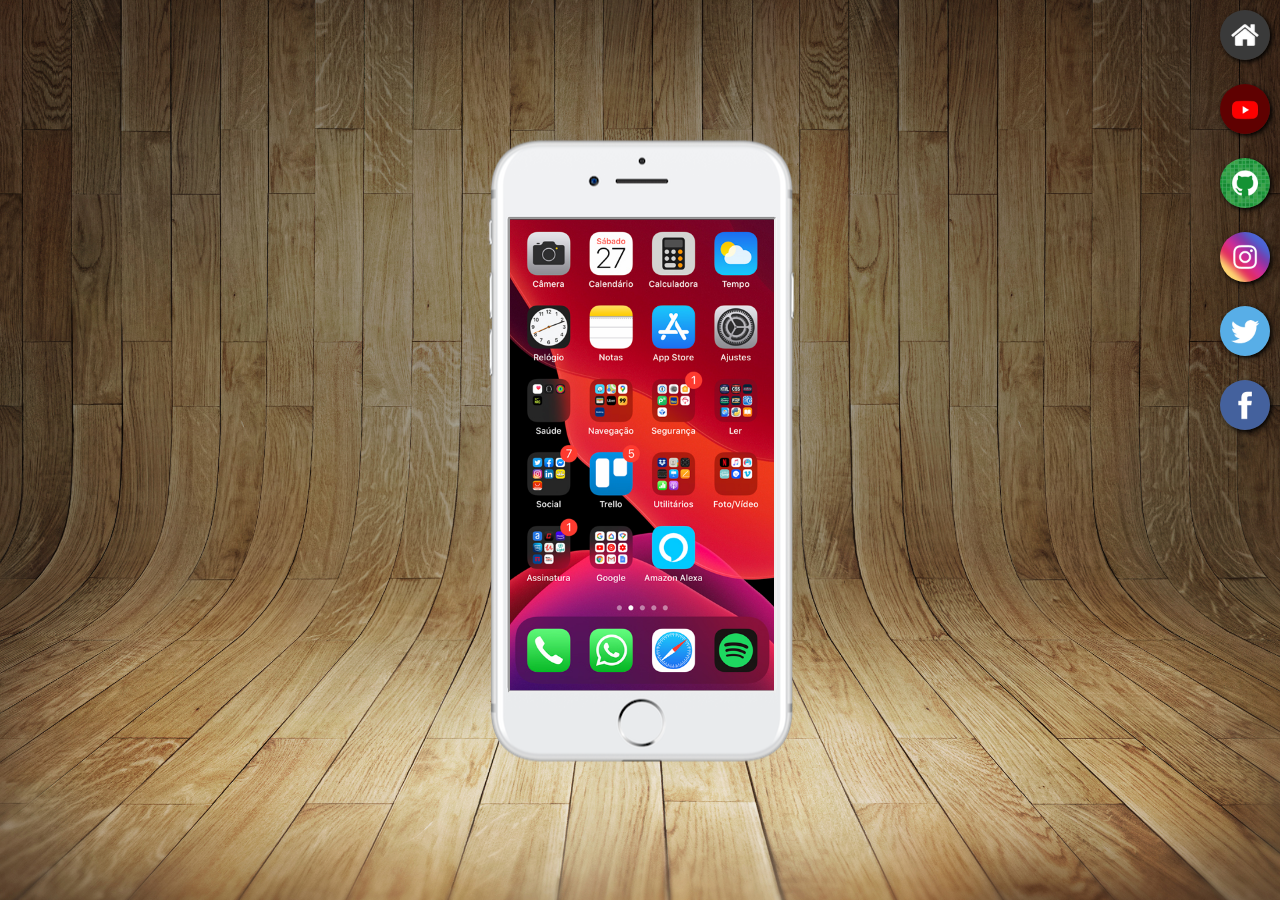
<file: index.html>
<!DOCTYPE html>
<html lang="pt-br">
<head>
    <meta charset="UTF-8">
    <meta http-equiv="X-UA-Compatible" content="IE=edge">
    <meta name="viewport" content="width=device-width, initial-scale=1.0">
    <title>Projeto Redes Sociais</title>
    <link rel="shortcut icon" href="imagens/favicon.ico" type="image/x-icon">
    <link rel="stylesheet" href="estilos/style.css">
</head>
<body>
    <main>
        <section id="telefone">
            <iframe src="home.html" name="tela" id="tela">Seu navegador não é compatível com isso...</iframe>
        </section>
        <section id="redes-sociais">
            <a href="home.html" target="tela"><img src="imagens/logo-home.jpg" alt="home"></a> <br>
            <a href="youtube.html" target="tela"><img src="imagens/logo-youtube.jpg" alt="youtube"></a> <br>
            <a href="github.html" target="tela"><img src="imagens/logo-github.jpg" alt="github"></a> <br>
            <a href="instagram.html" target="tela"><img src="imagens/logo-instagram.jpg" alt="instagram"></a> <br>
            <a href="twitter.html" target="tela"><img src="imagens/logo-twitter.jpg" alt="twitter"></a> <br>
            <a href="facebook.html" target="tela"><img src="imagens/logo-facebook.jpg" alt="facebook"></a>
        </section>
    </main>
</body>
</html>
</file>
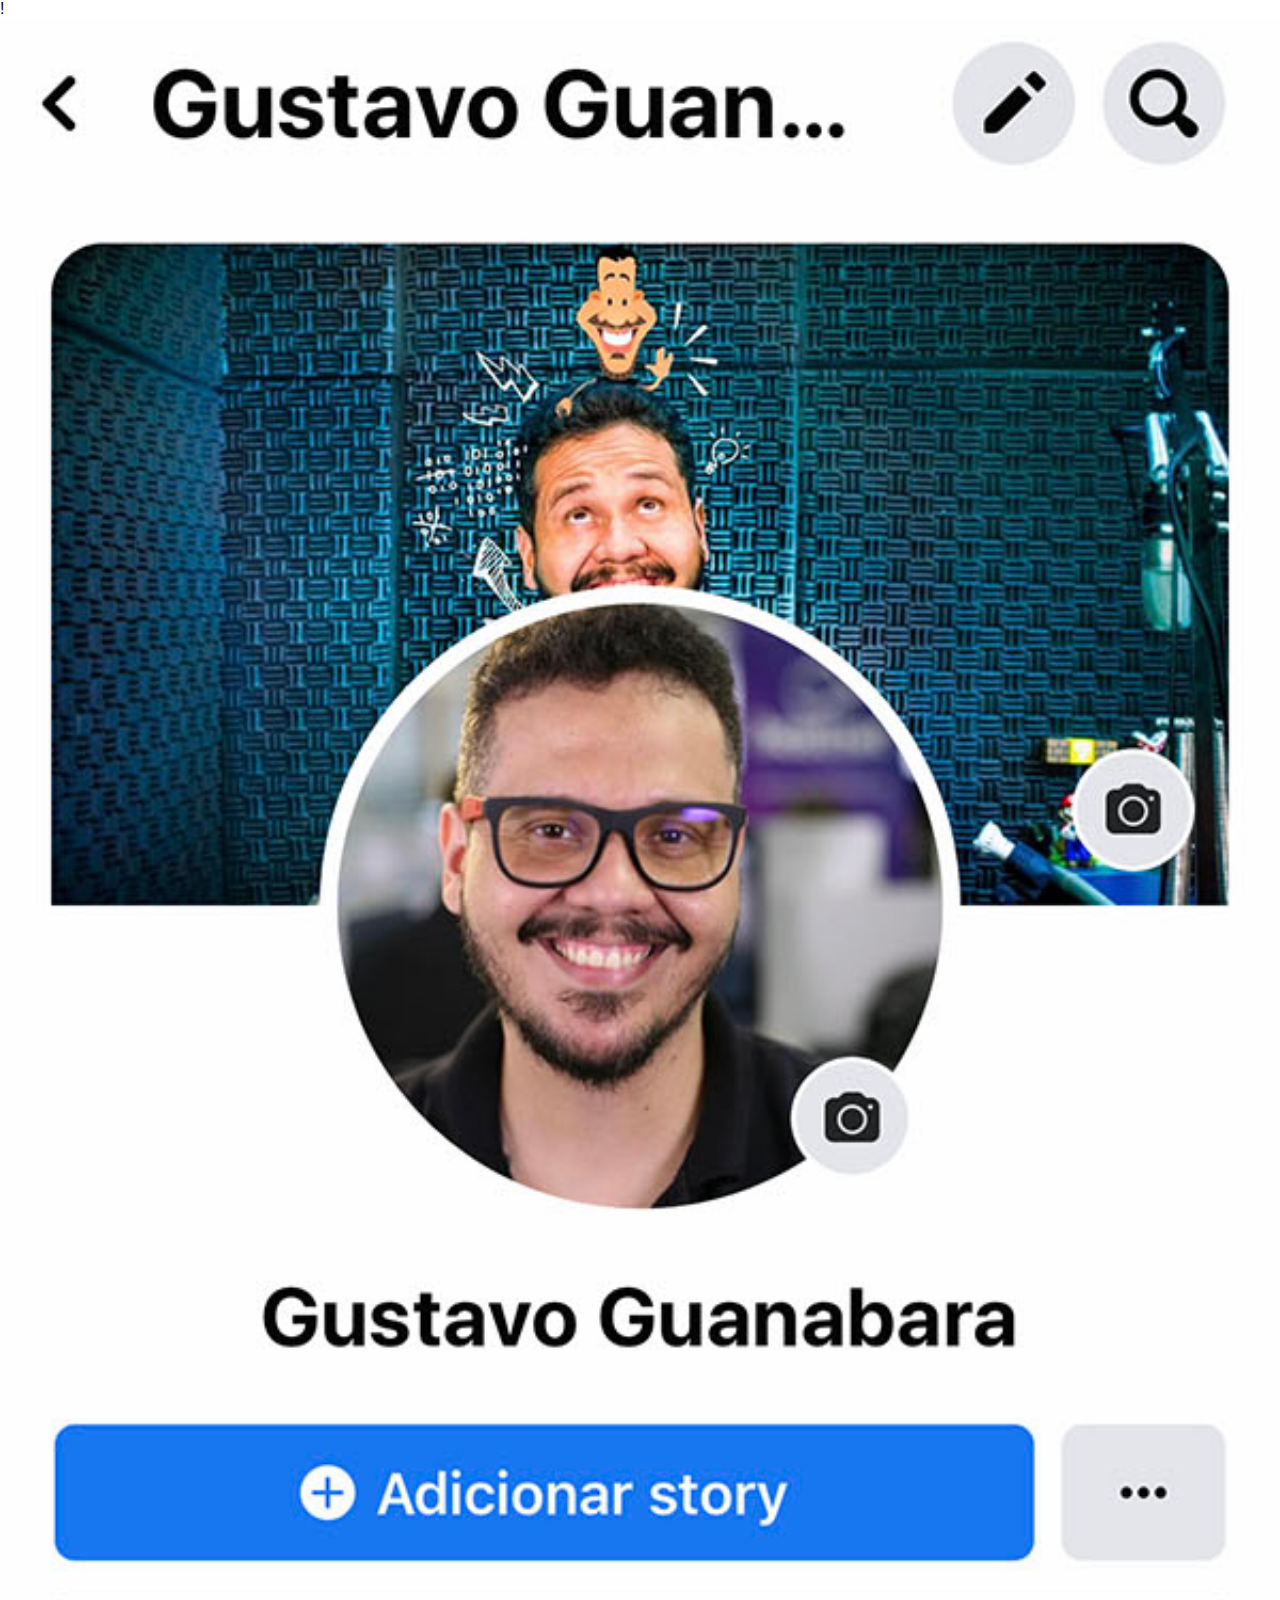
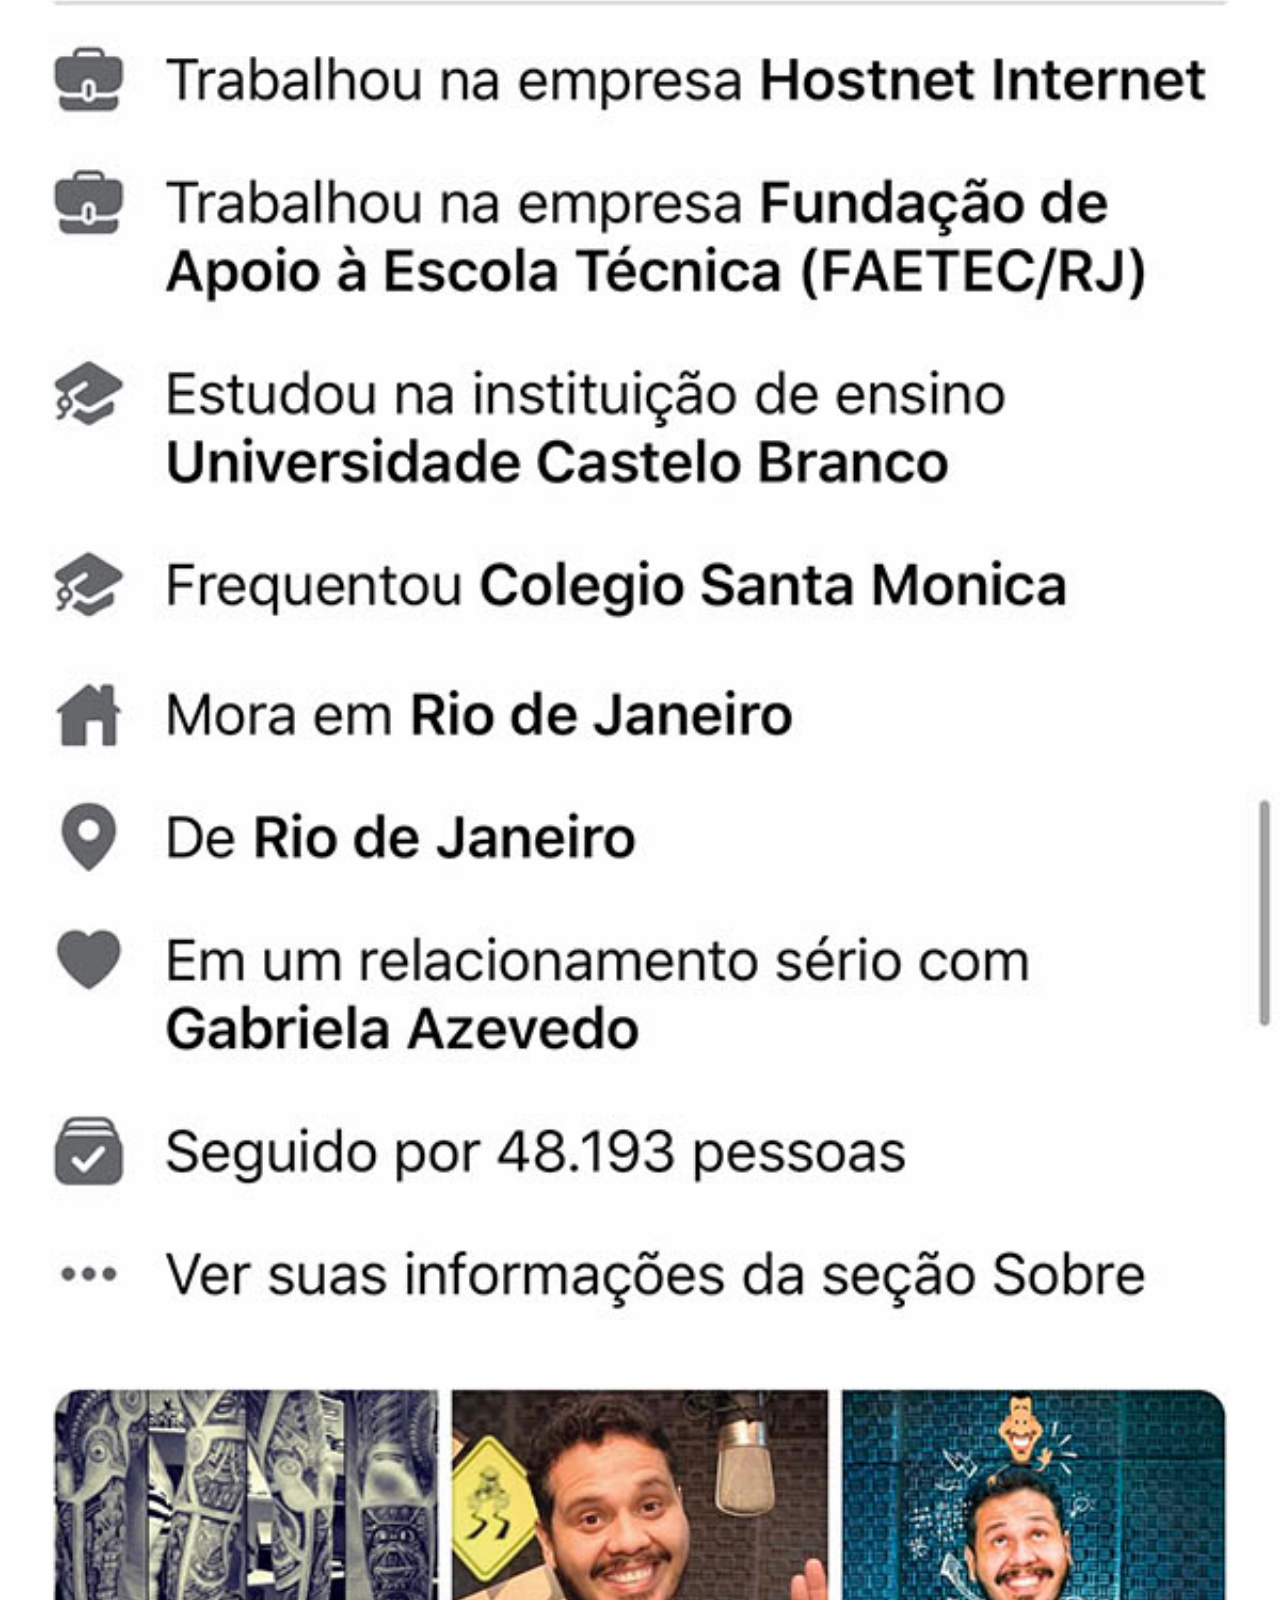
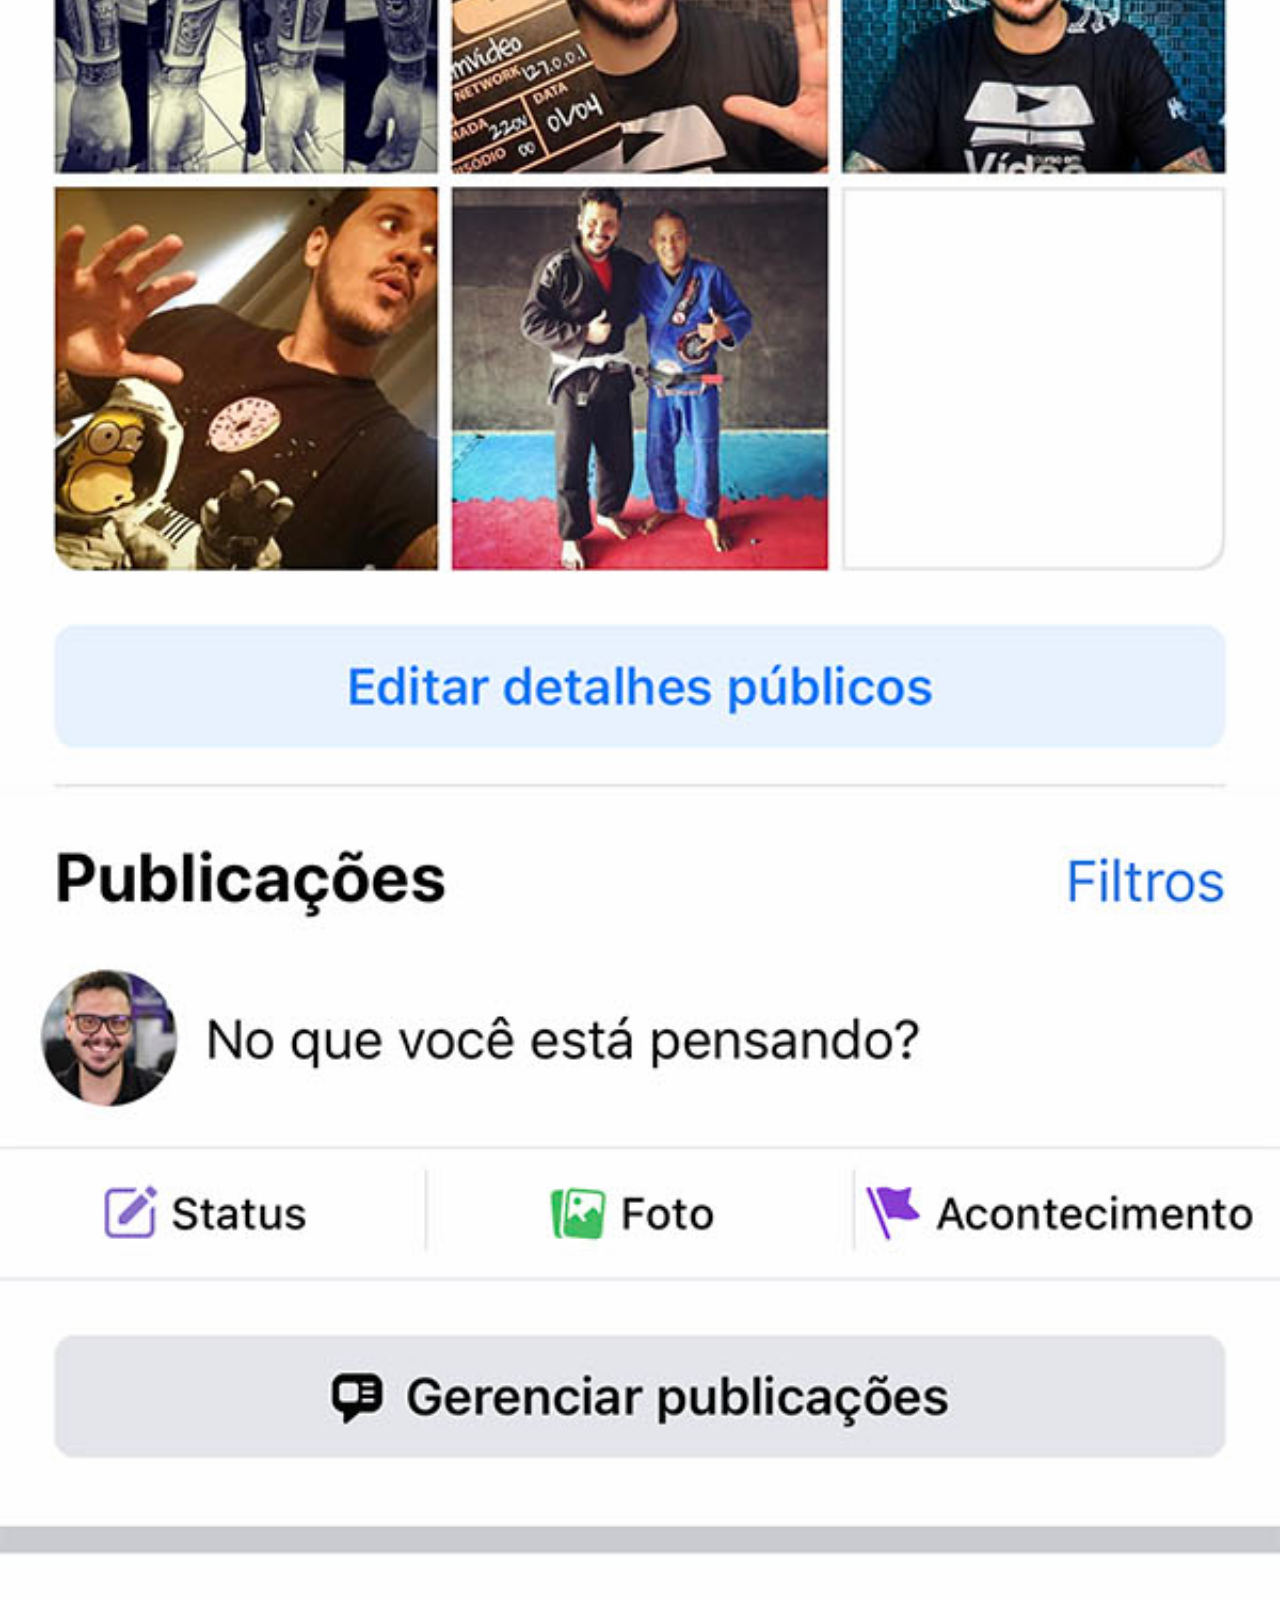
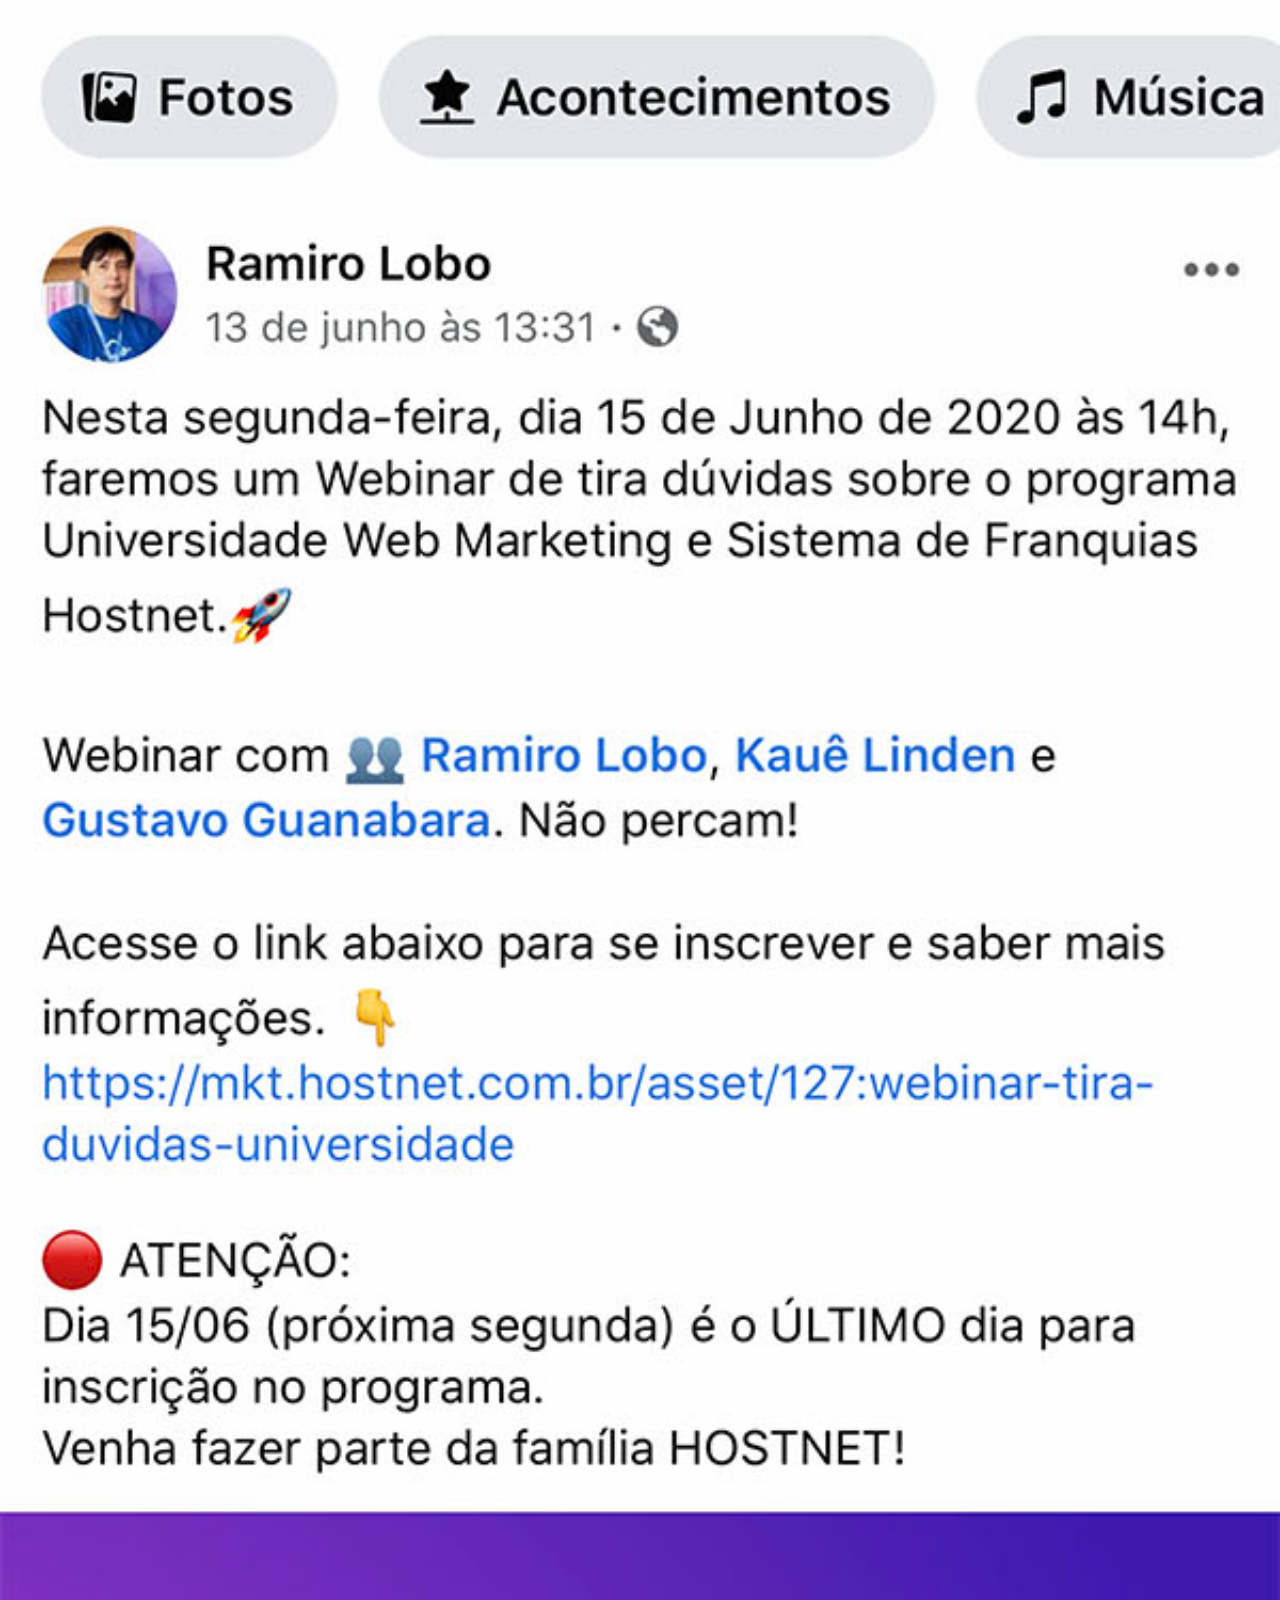
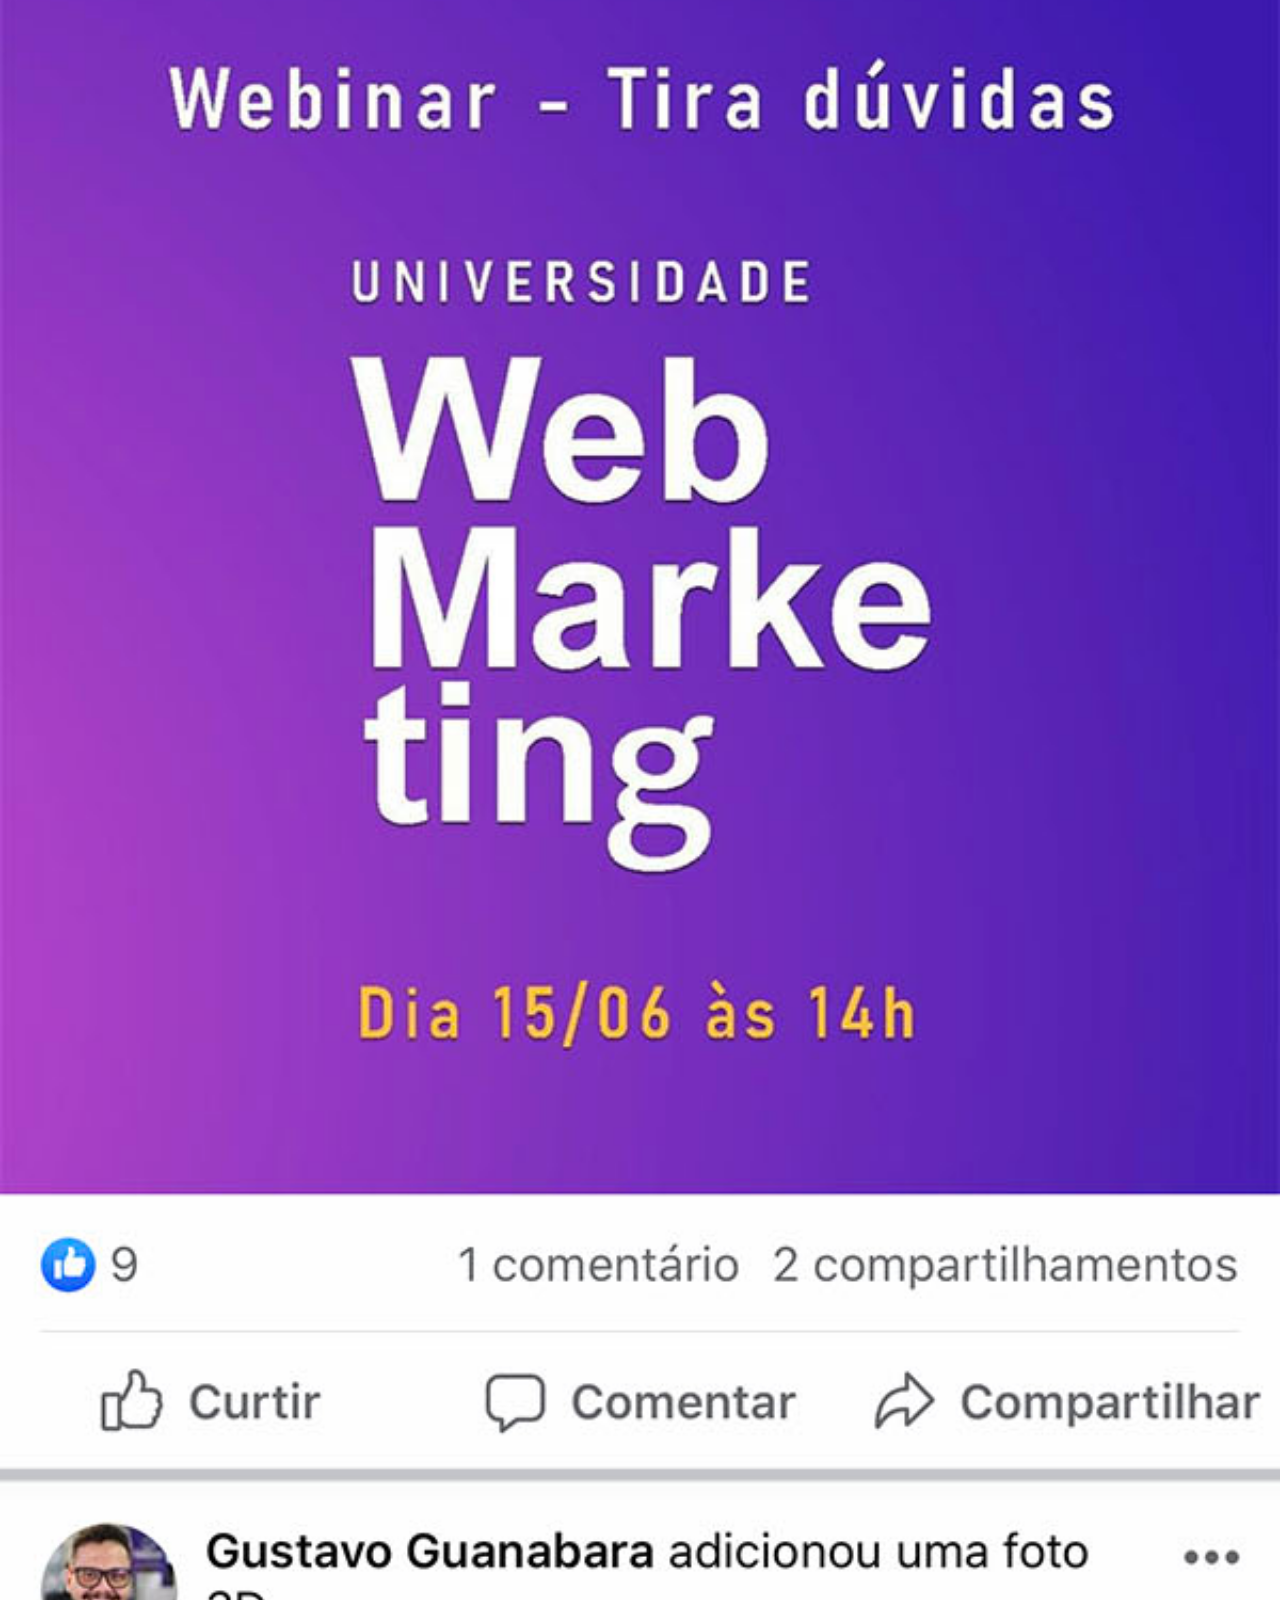
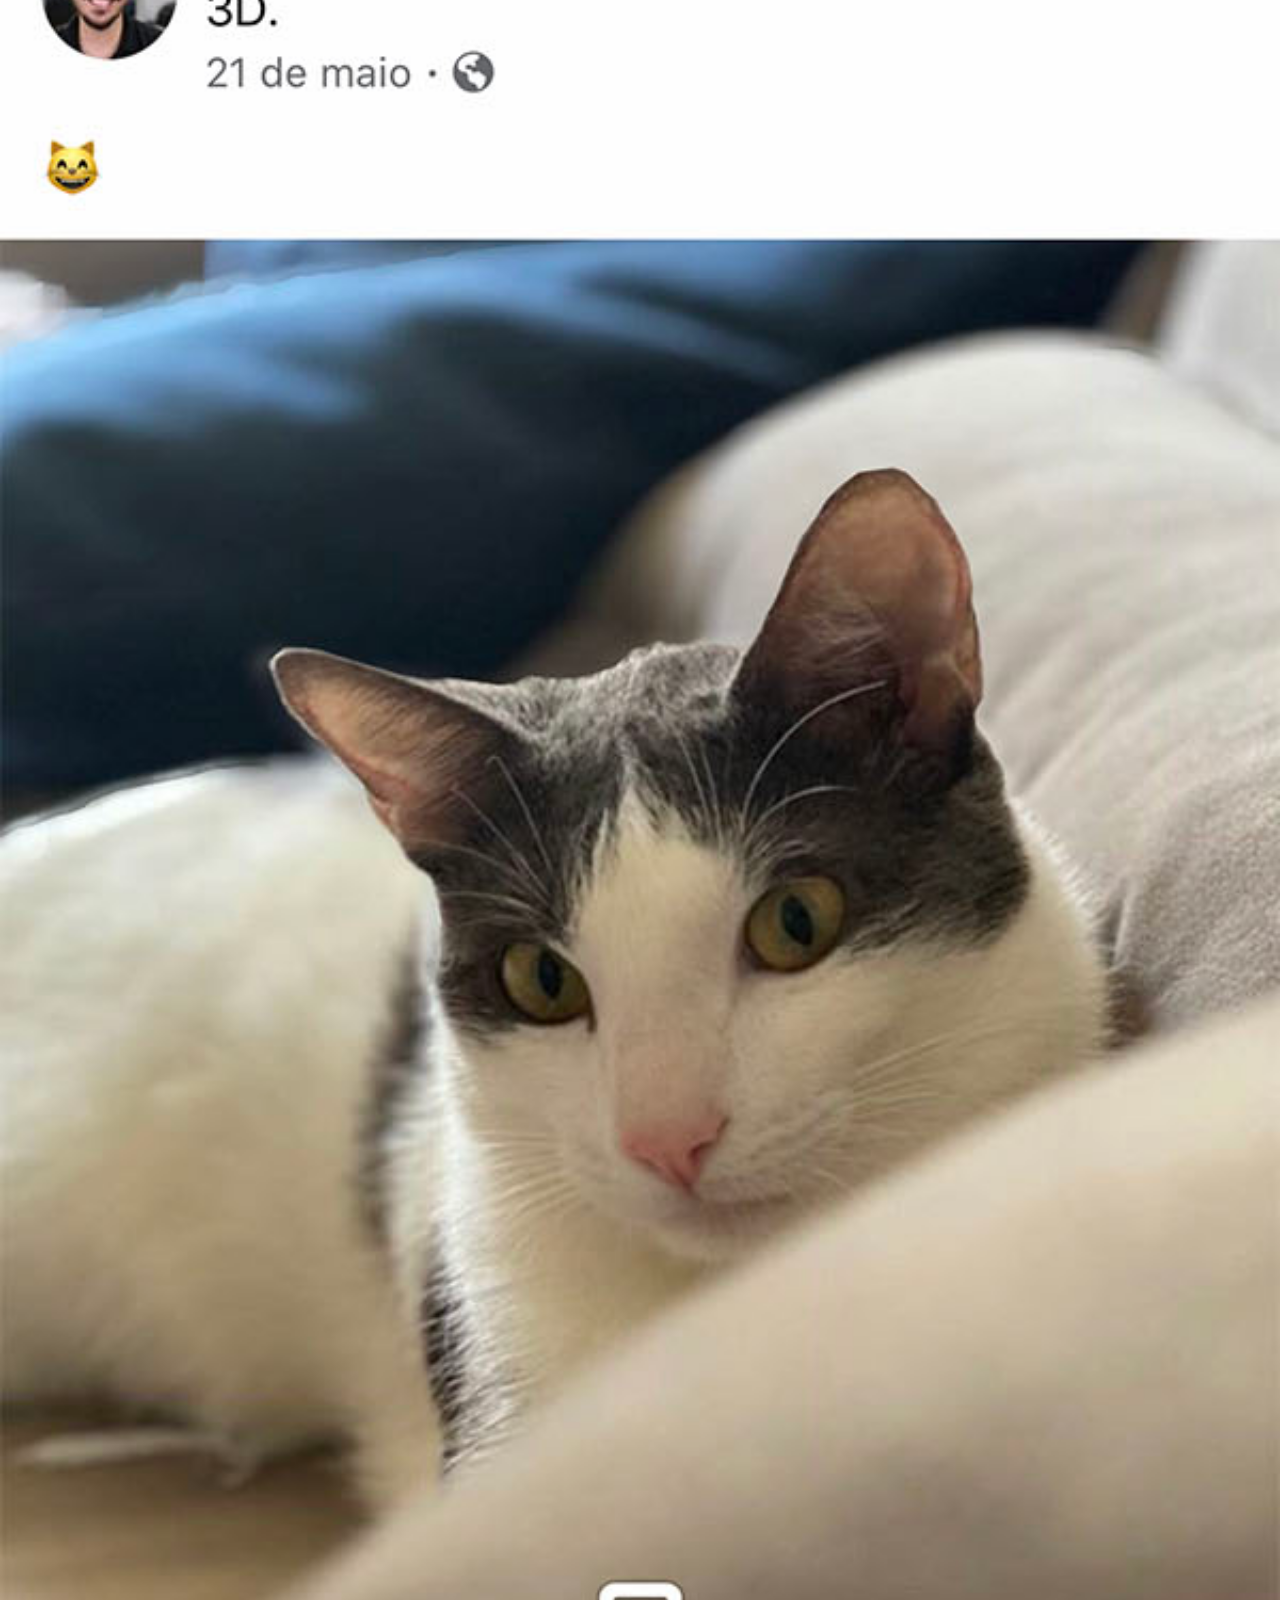
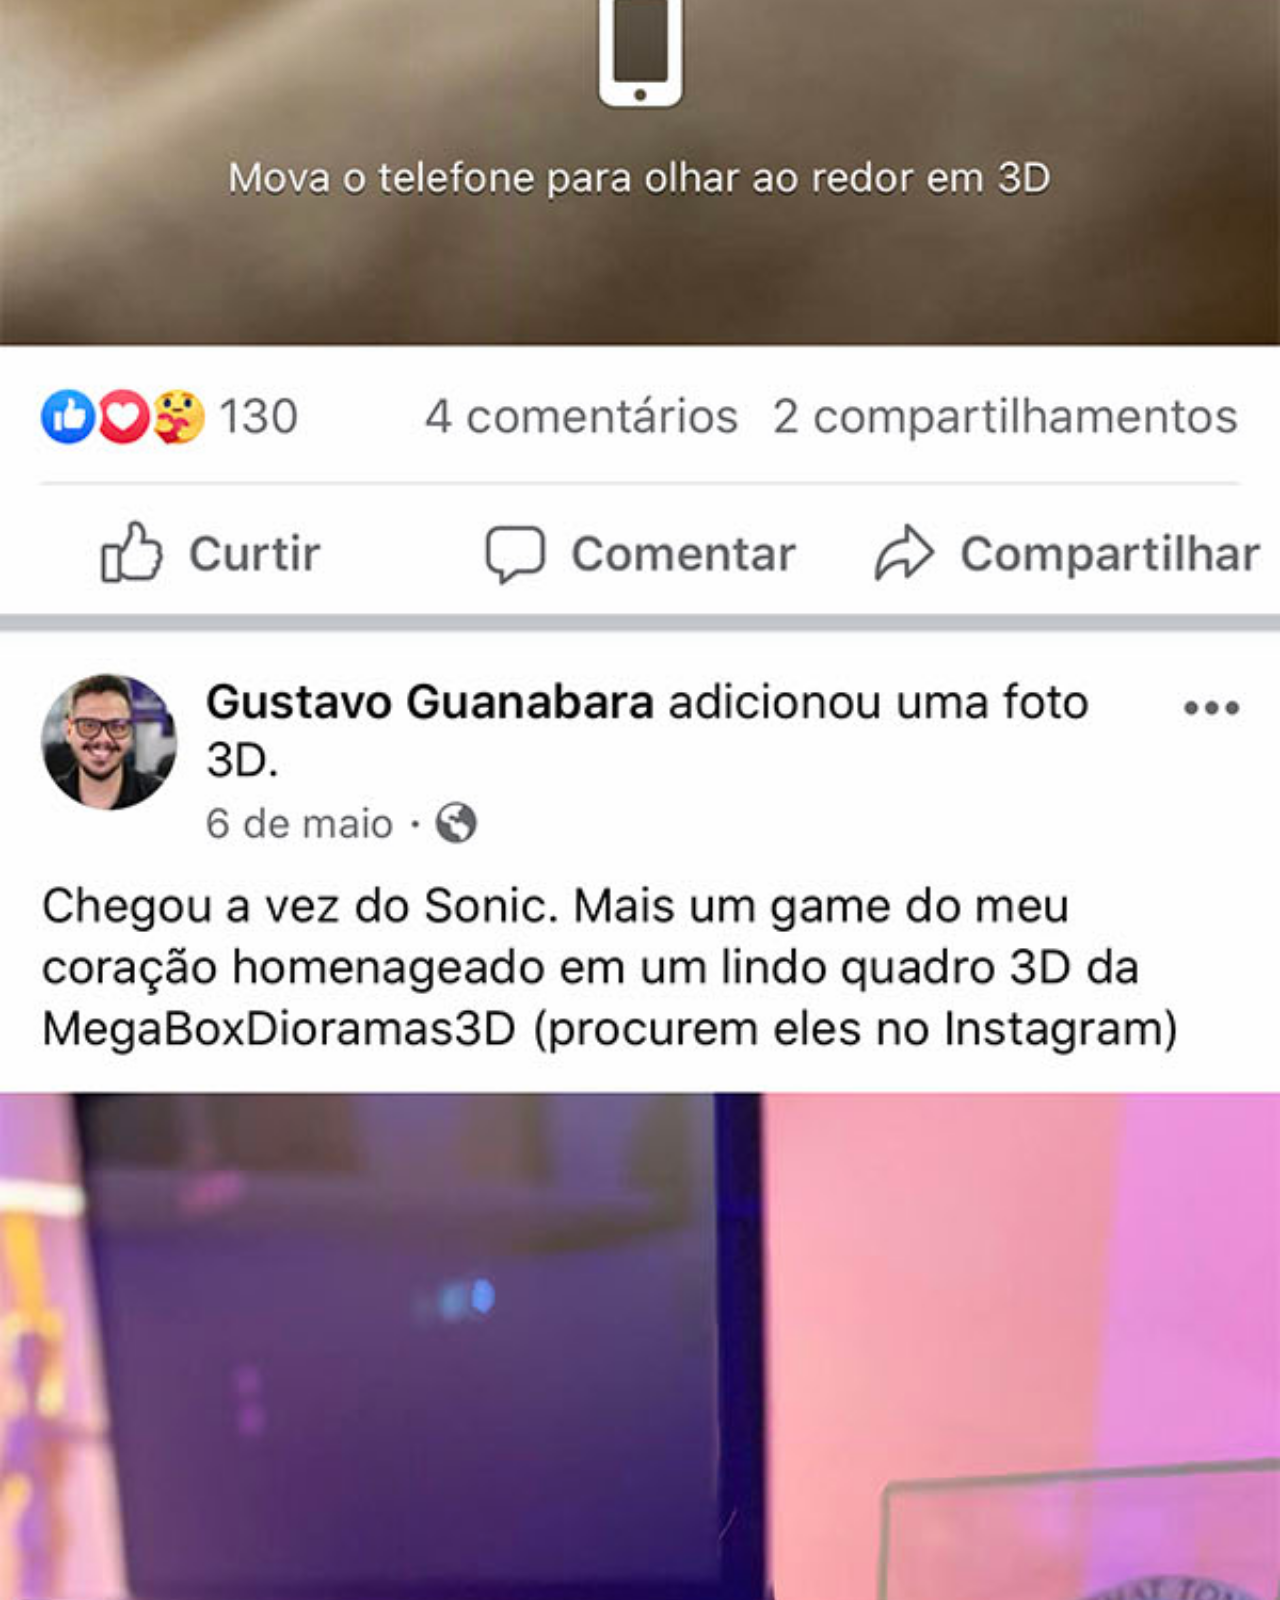
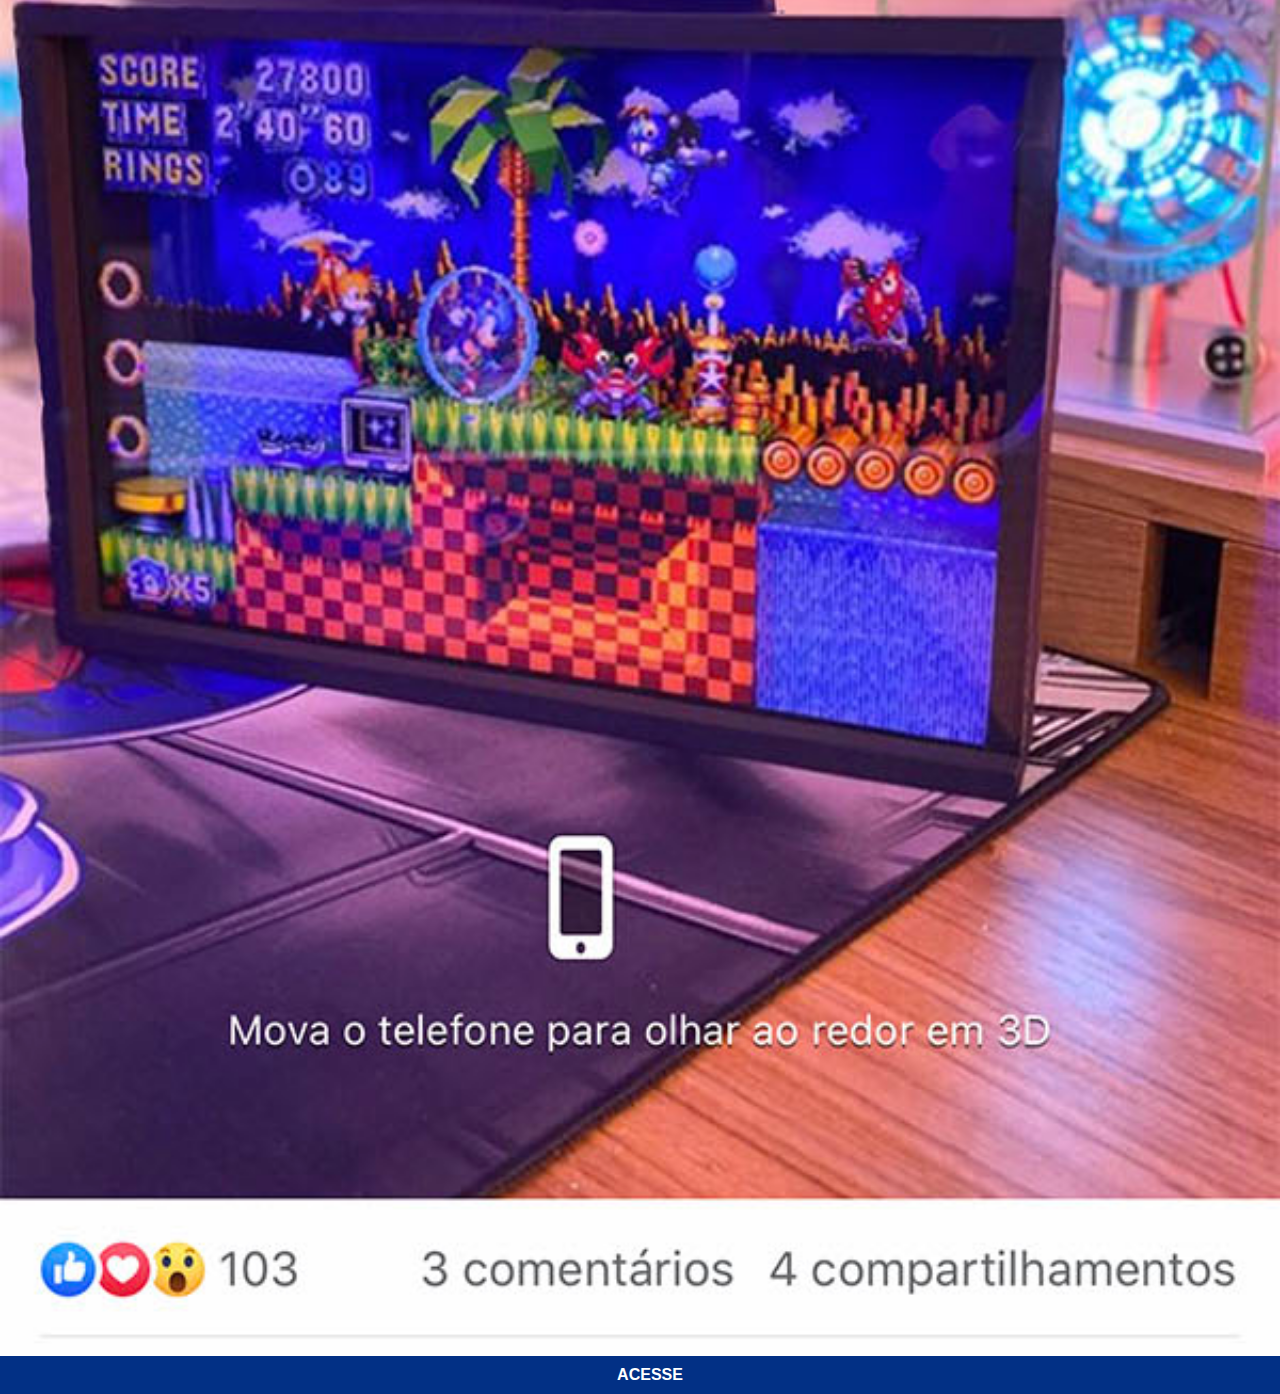
<file: facebook.html>
!<!DOCTYPE html>
<html lang="pt-br">
<head>
    <meta charset="UTF-8">
    <meta http-equiv="X-UA-Compatible" content="IE=edge">
    <meta name="viewport" content="width=device-width, initial-scale=1.0">
    <title>Twitter</title>
    <link rel="stylesheet" href="estilos/social.css">
    <style>
        a {
            background-color: rgb(2, 48, 133);
            color: white;
            font-weight: bolder;
            text-align: center;
            display: block;
            width: 100vw;
            padding: 10px;
            text-decoration: none;
        }

        a:hover {
            background-color: rgb(4, 23, 59);
            transform: translate(-2px, -2px);
            transition: .5s;
        }
    </style>
</head>
<body>
    <img src="imagens/tela-facebook.jpg" alt="facebook">
    <a href="https://www.facebook.com/gustavoguanabara/?locale=pt_BR" target="_blank">ACESSE</a>
</body>
</html>
</file>
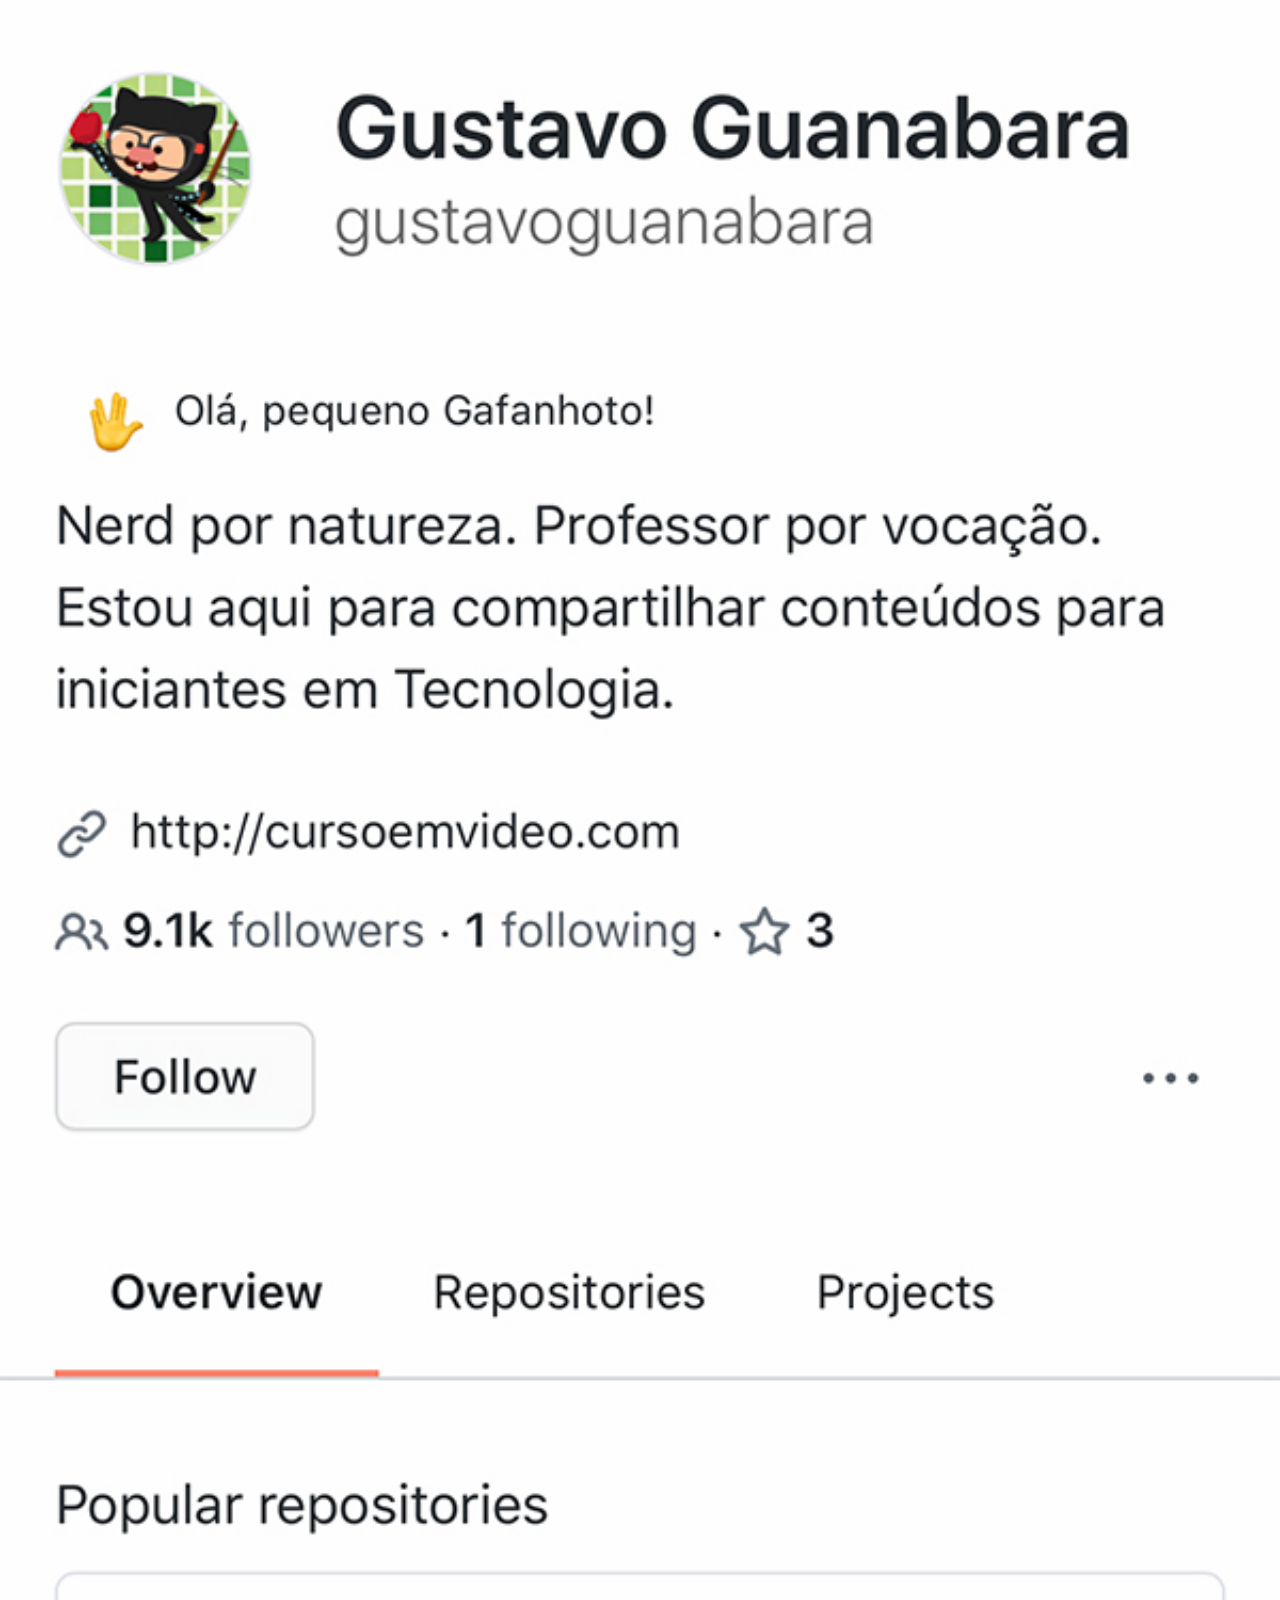
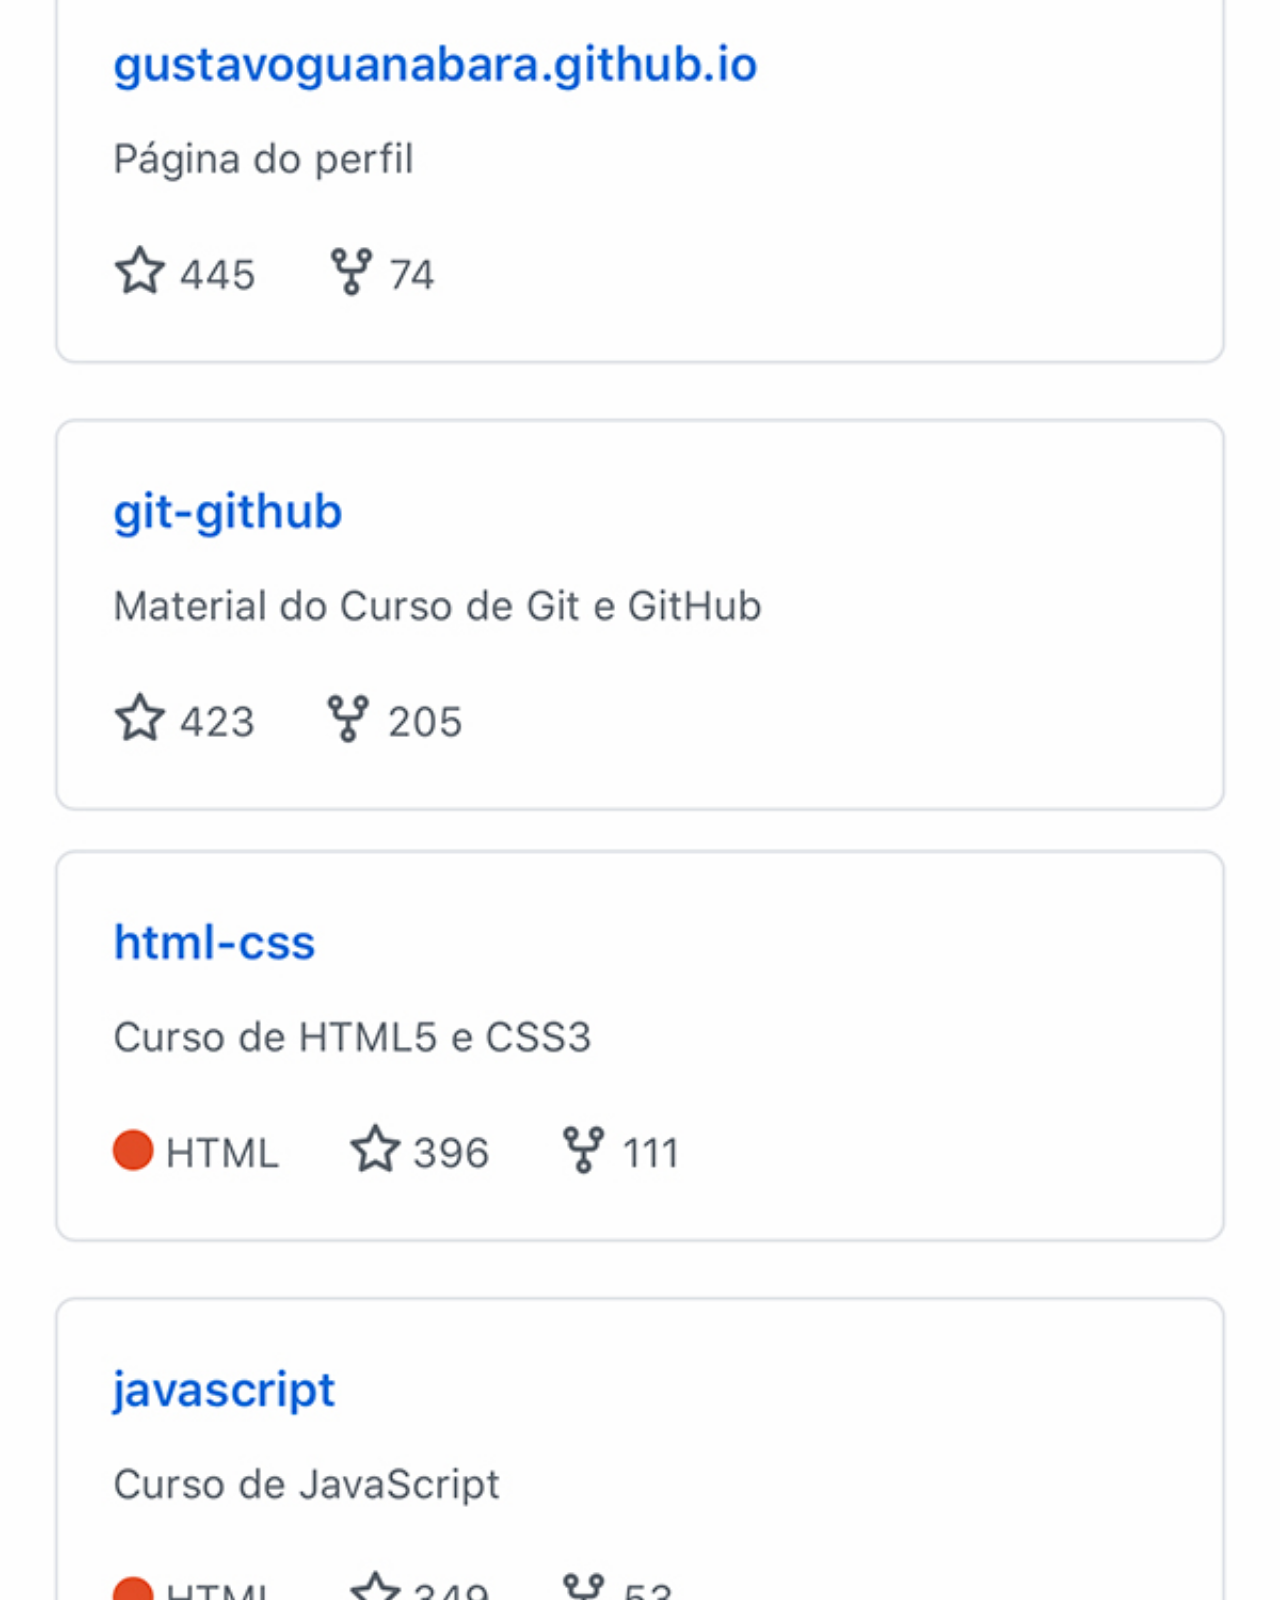
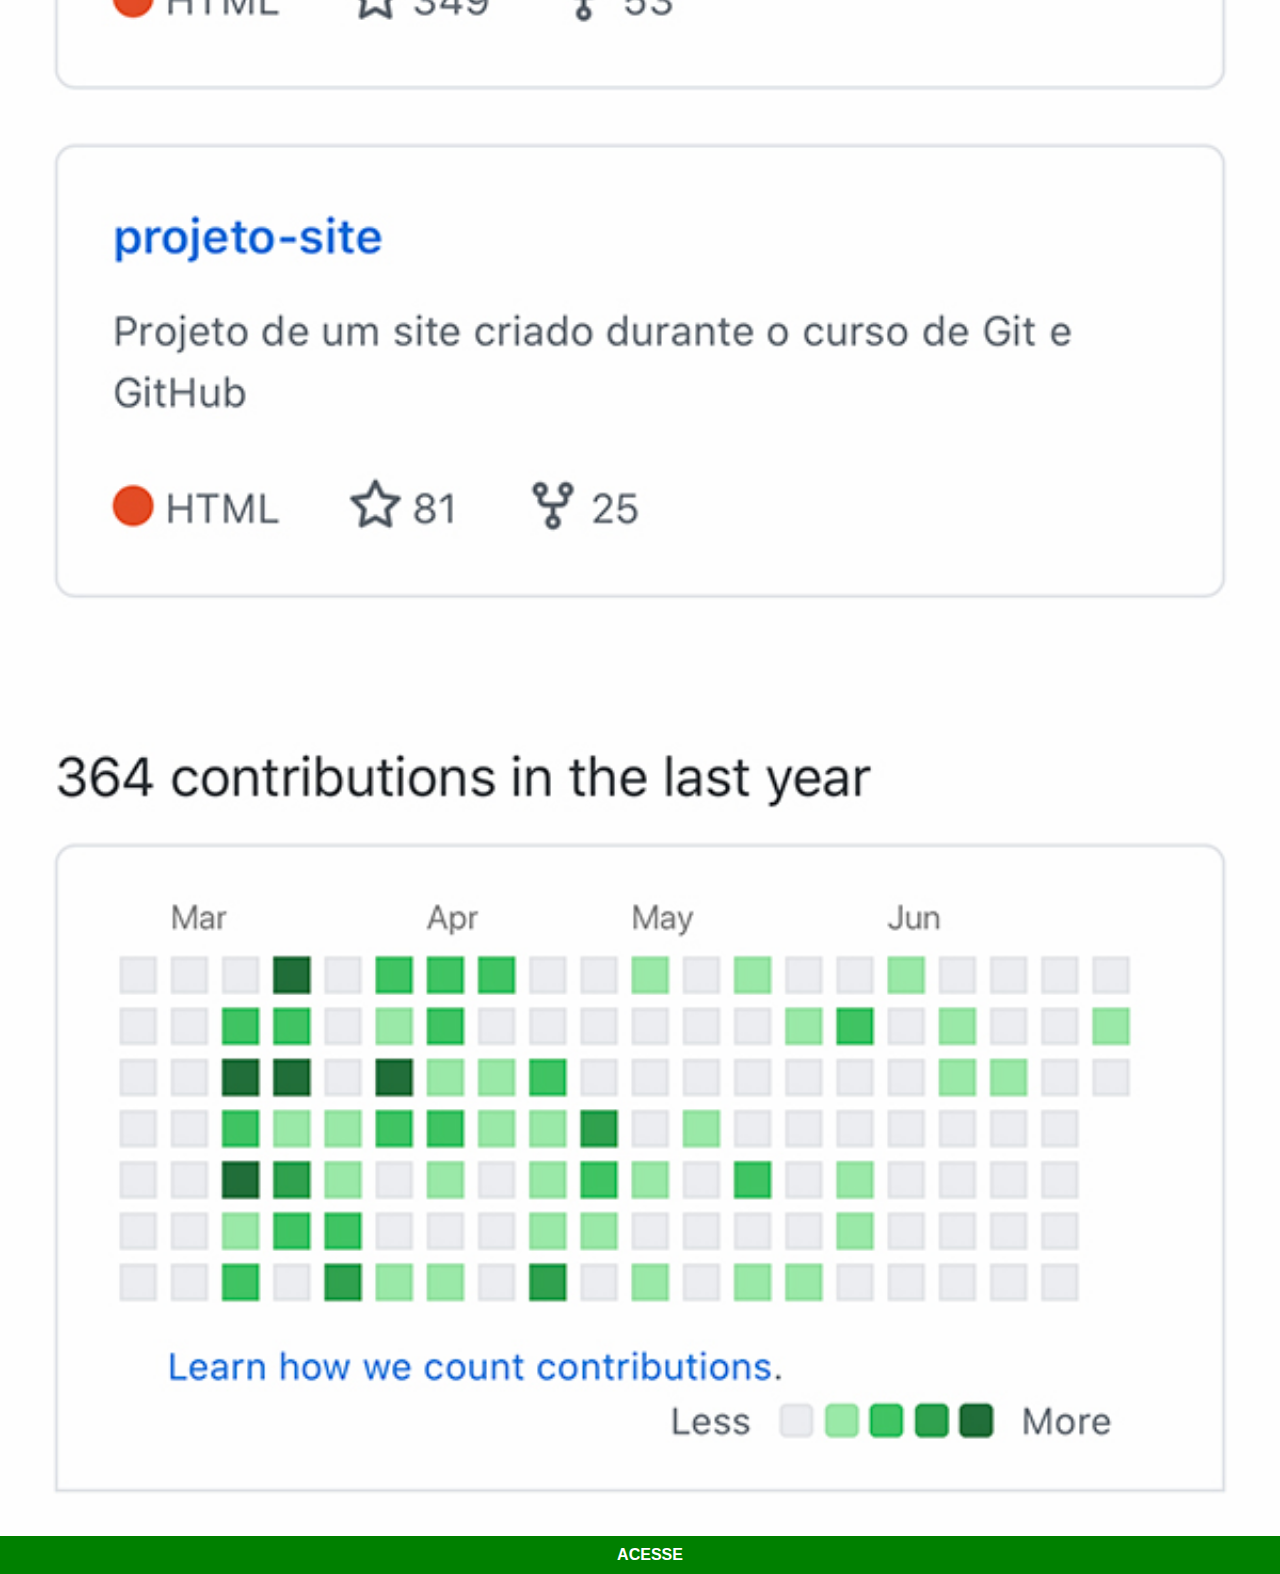
<file: github.html>
<!DOCTYPE html>
<html lang="pt-br">
<head>
    <meta charset="UTF-8">
    <meta http-equiv="X-UA-Compatible" content="IE=edge">
    <meta name="viewport" content="width=device-width, initial-scale=1.0">
    <title>GitHub</title>
    <link rel="stylesheet" href="estilos/social.css">
    <style>
        * {
            margin: 0;
            padding: 0;
            font-family: Arial, Helvetica, sans-serif;
        }

        ::-webkit-scrollbar {
            width: 0;
            height: 0;
        }

        img {
            width: 100vw;
        }

        a {
            background-color: green;
            color: white;
            font-weight: bolder;
            text-align: center;
            display: block;
            width: 100vw;
            padding: 10px;
            text-decoration: none;
        }

        a:hover {
            background-color: rgb(0, 68, 0);
            transform: translate(-2px, -2px);
            transition: .5s;
        }
    </style>
</head>
<body>
    <img src="imagens/tela-github.jpg" alt="github">
    <a href="https://github.com/gustavoguanabara/" target="_blank">ACESSE</a>
</body>
</html>
</file>
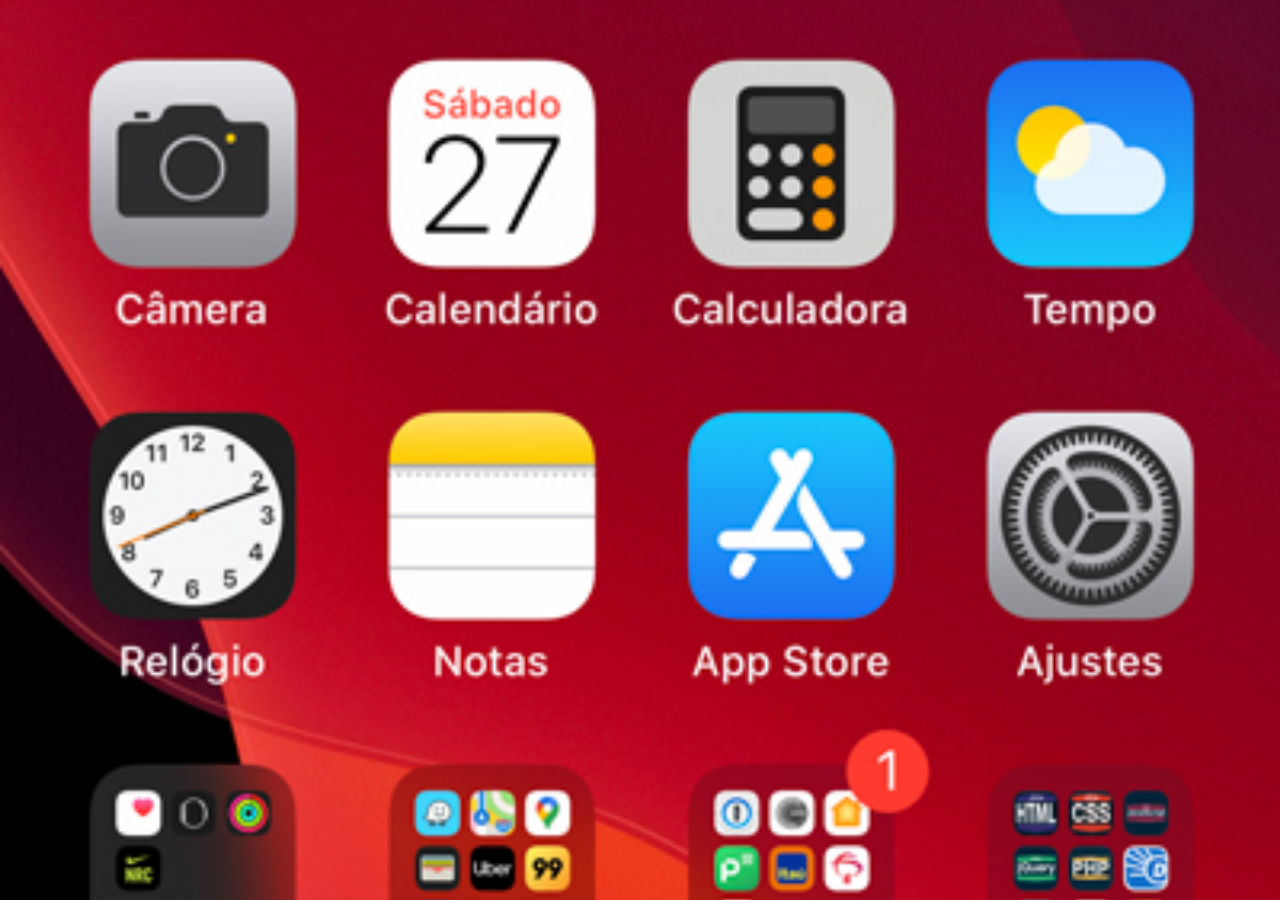
<file: home.html>
<!DOCTYPE html>
<html lang="en">
<head>
    <meta charset="UTF-8">
    <meta http-equiv="X-UA-Compatible" content="IE=edge">
    <meta name="viewport" content="width=device-width, initial-scale=1.0">
    <title>Home</title>
    <style>
        * {
            margin: 0;
            padding: 0;
        }

        body {
            width: 100vw;
            height: 100vh;
            background: black url('imagens/tela-home.jpg') no-repeat top center;        
            background-size: cover;
        }
    </style>
</head>
<body>
    
</body>
</html>
</file>
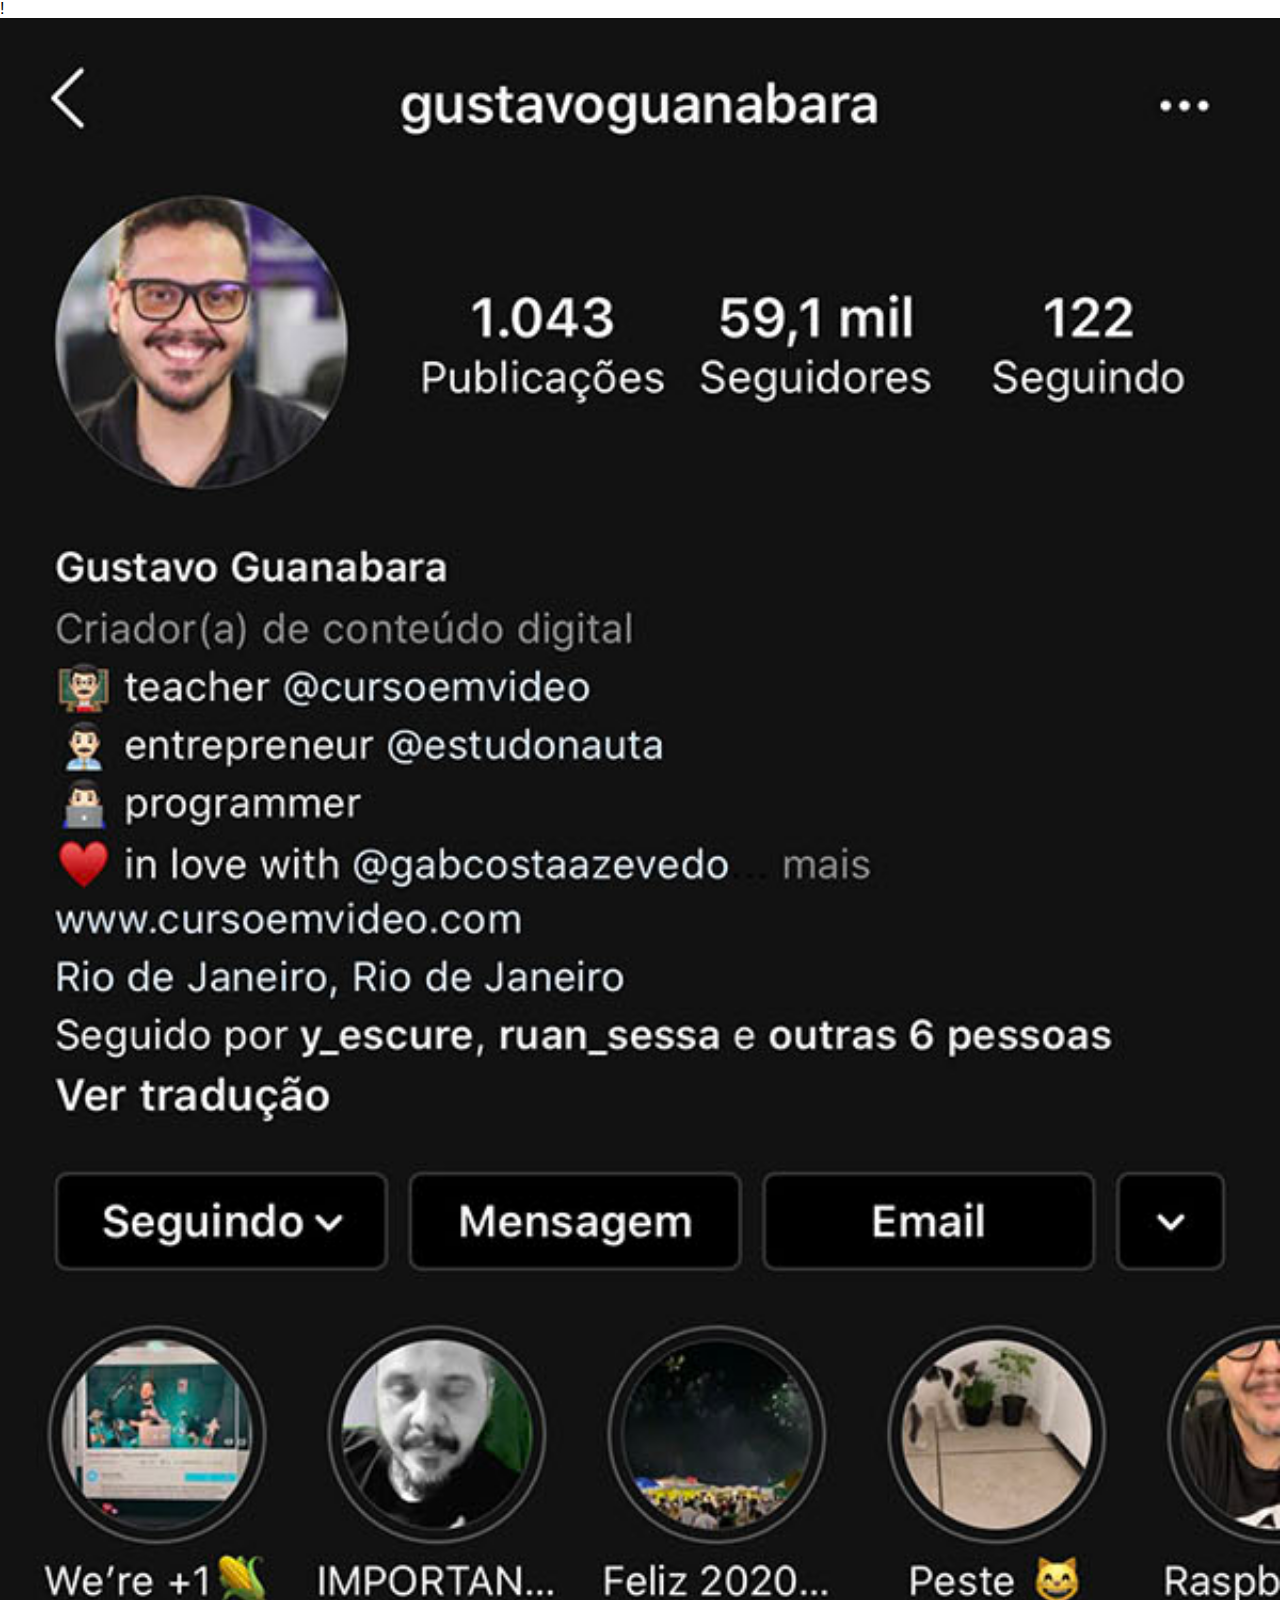
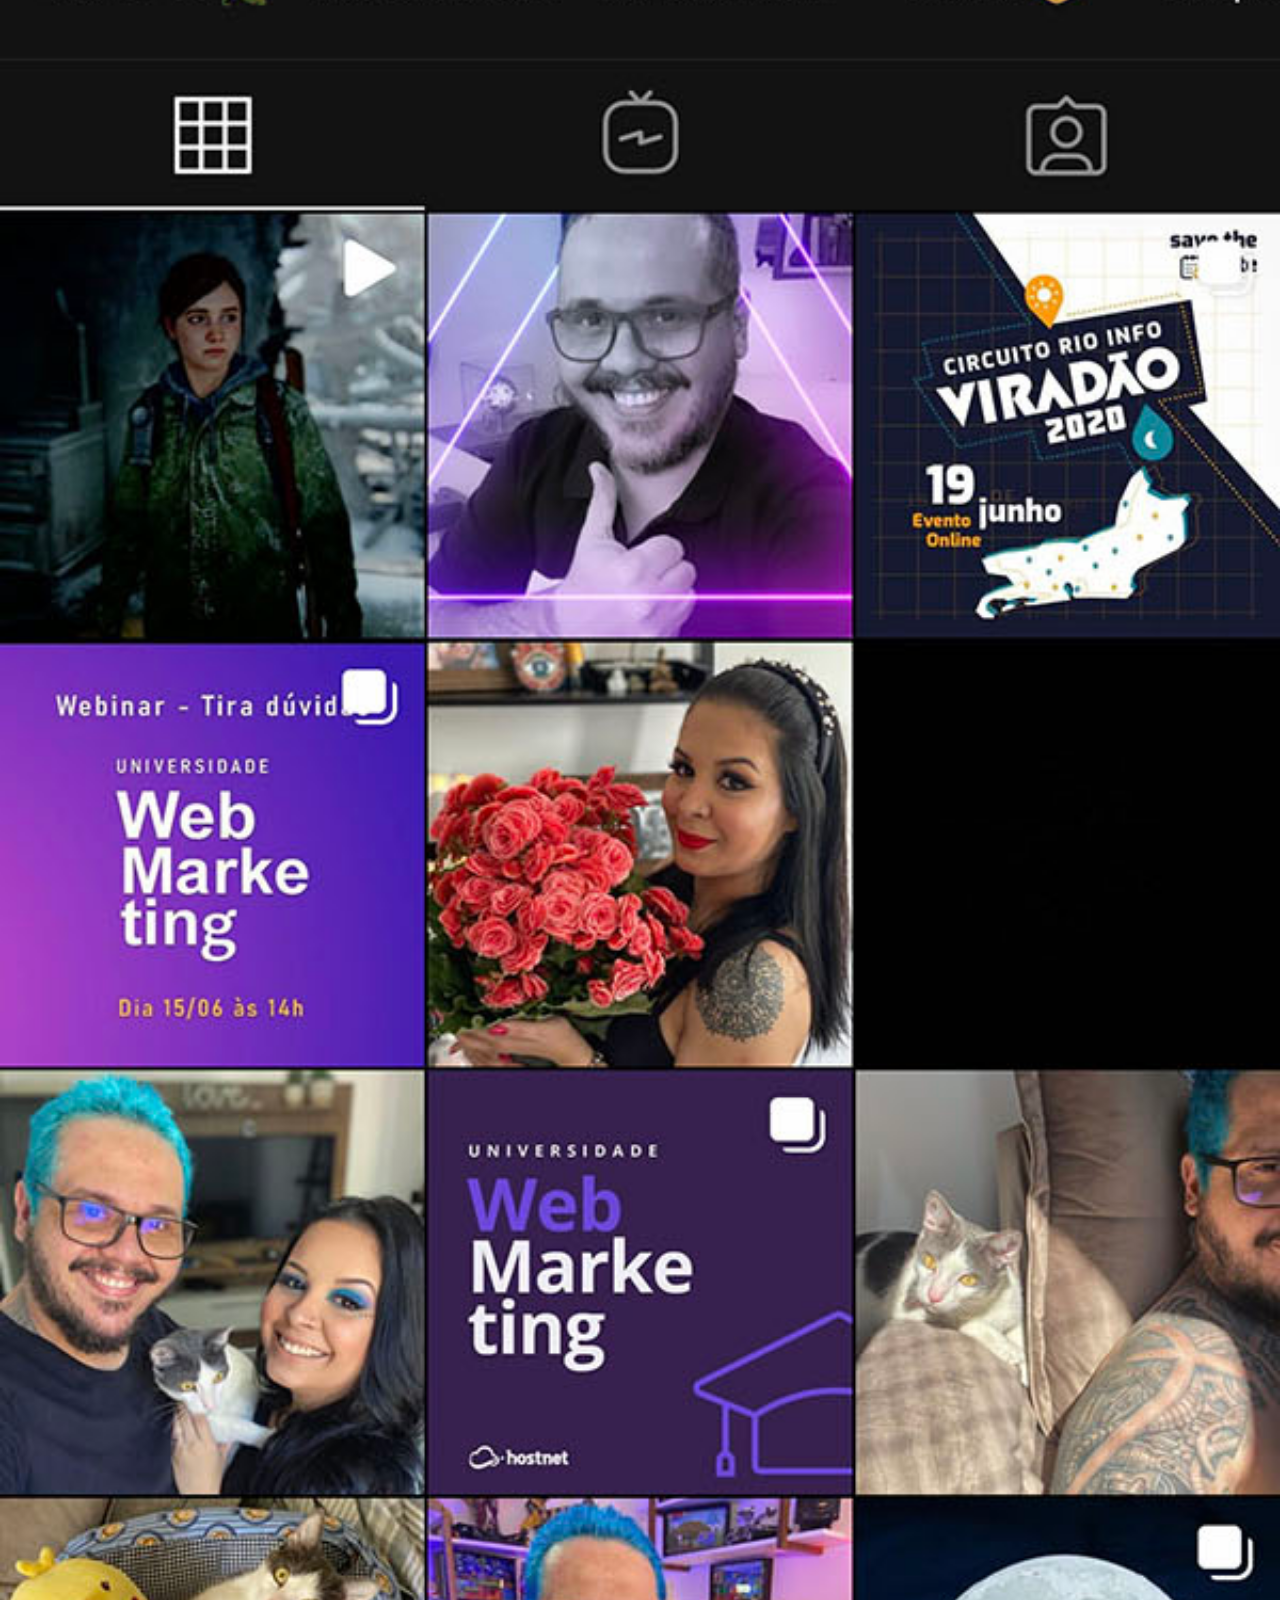
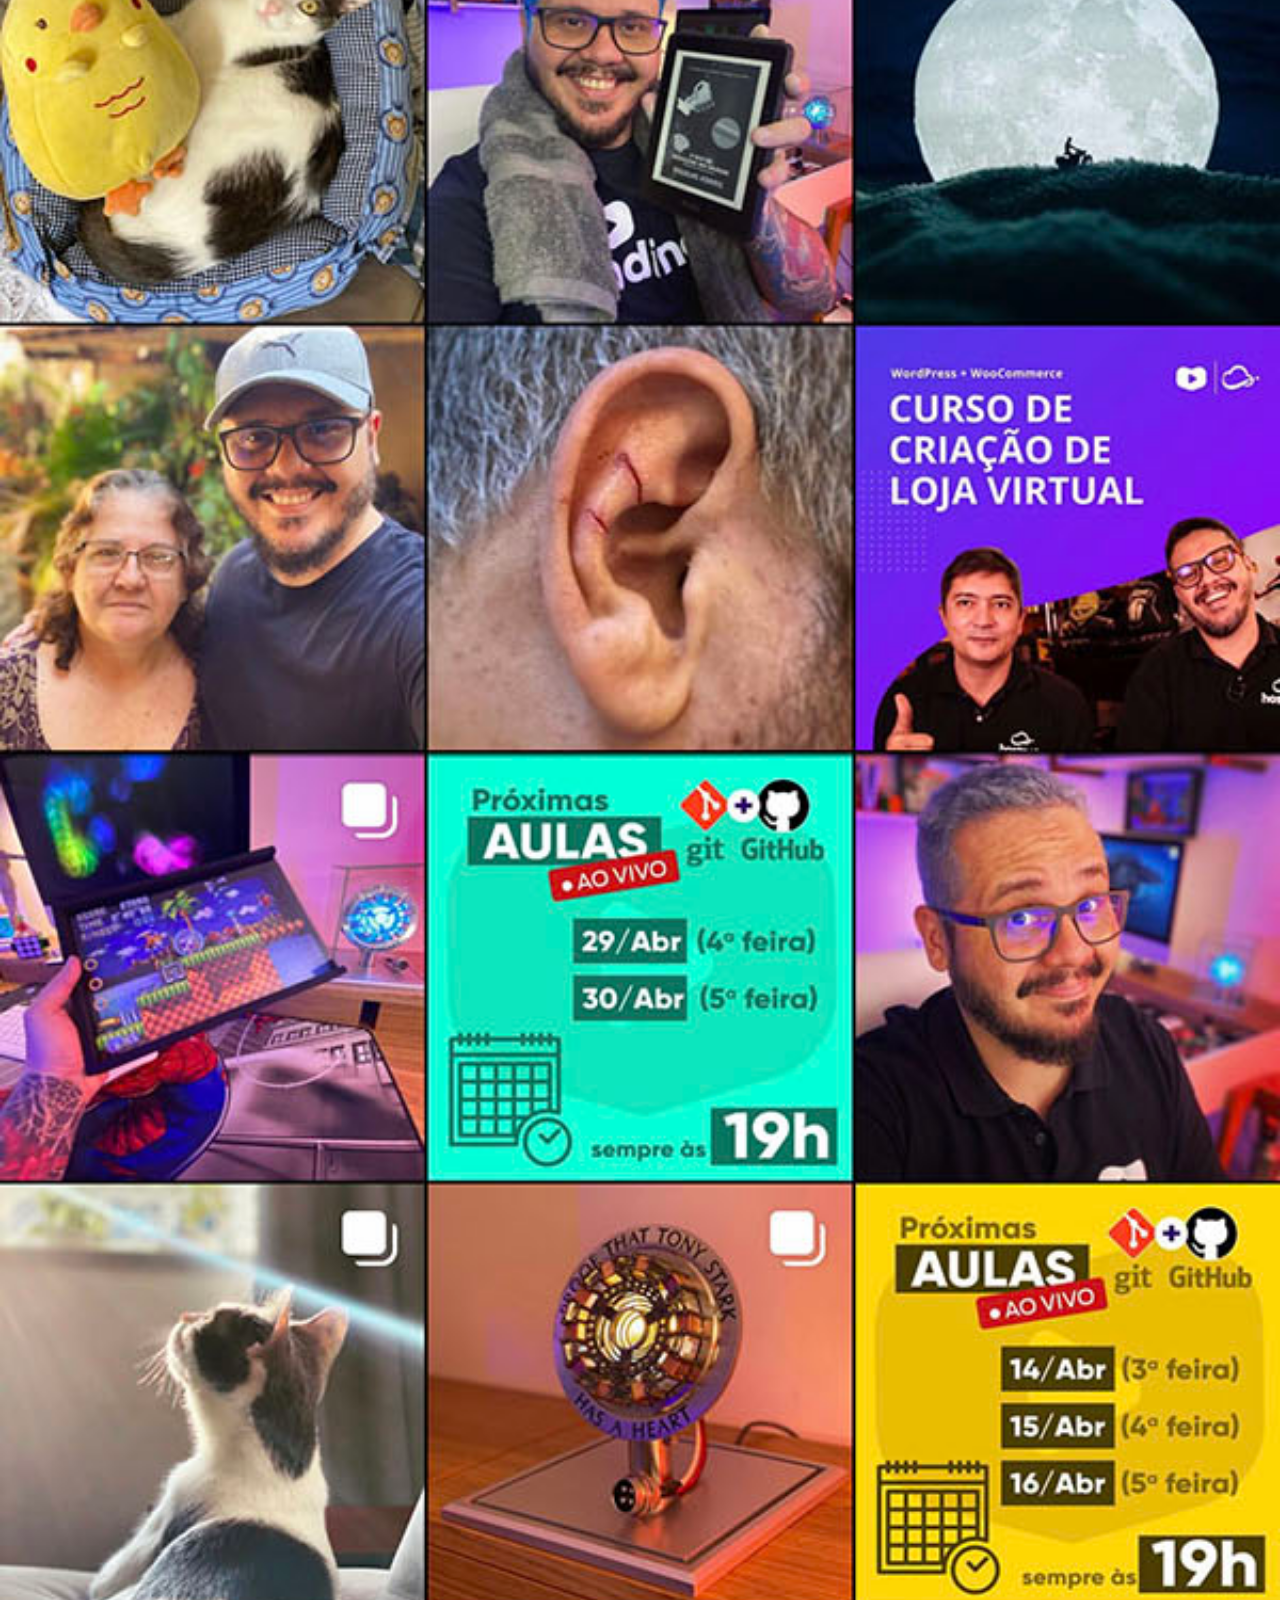
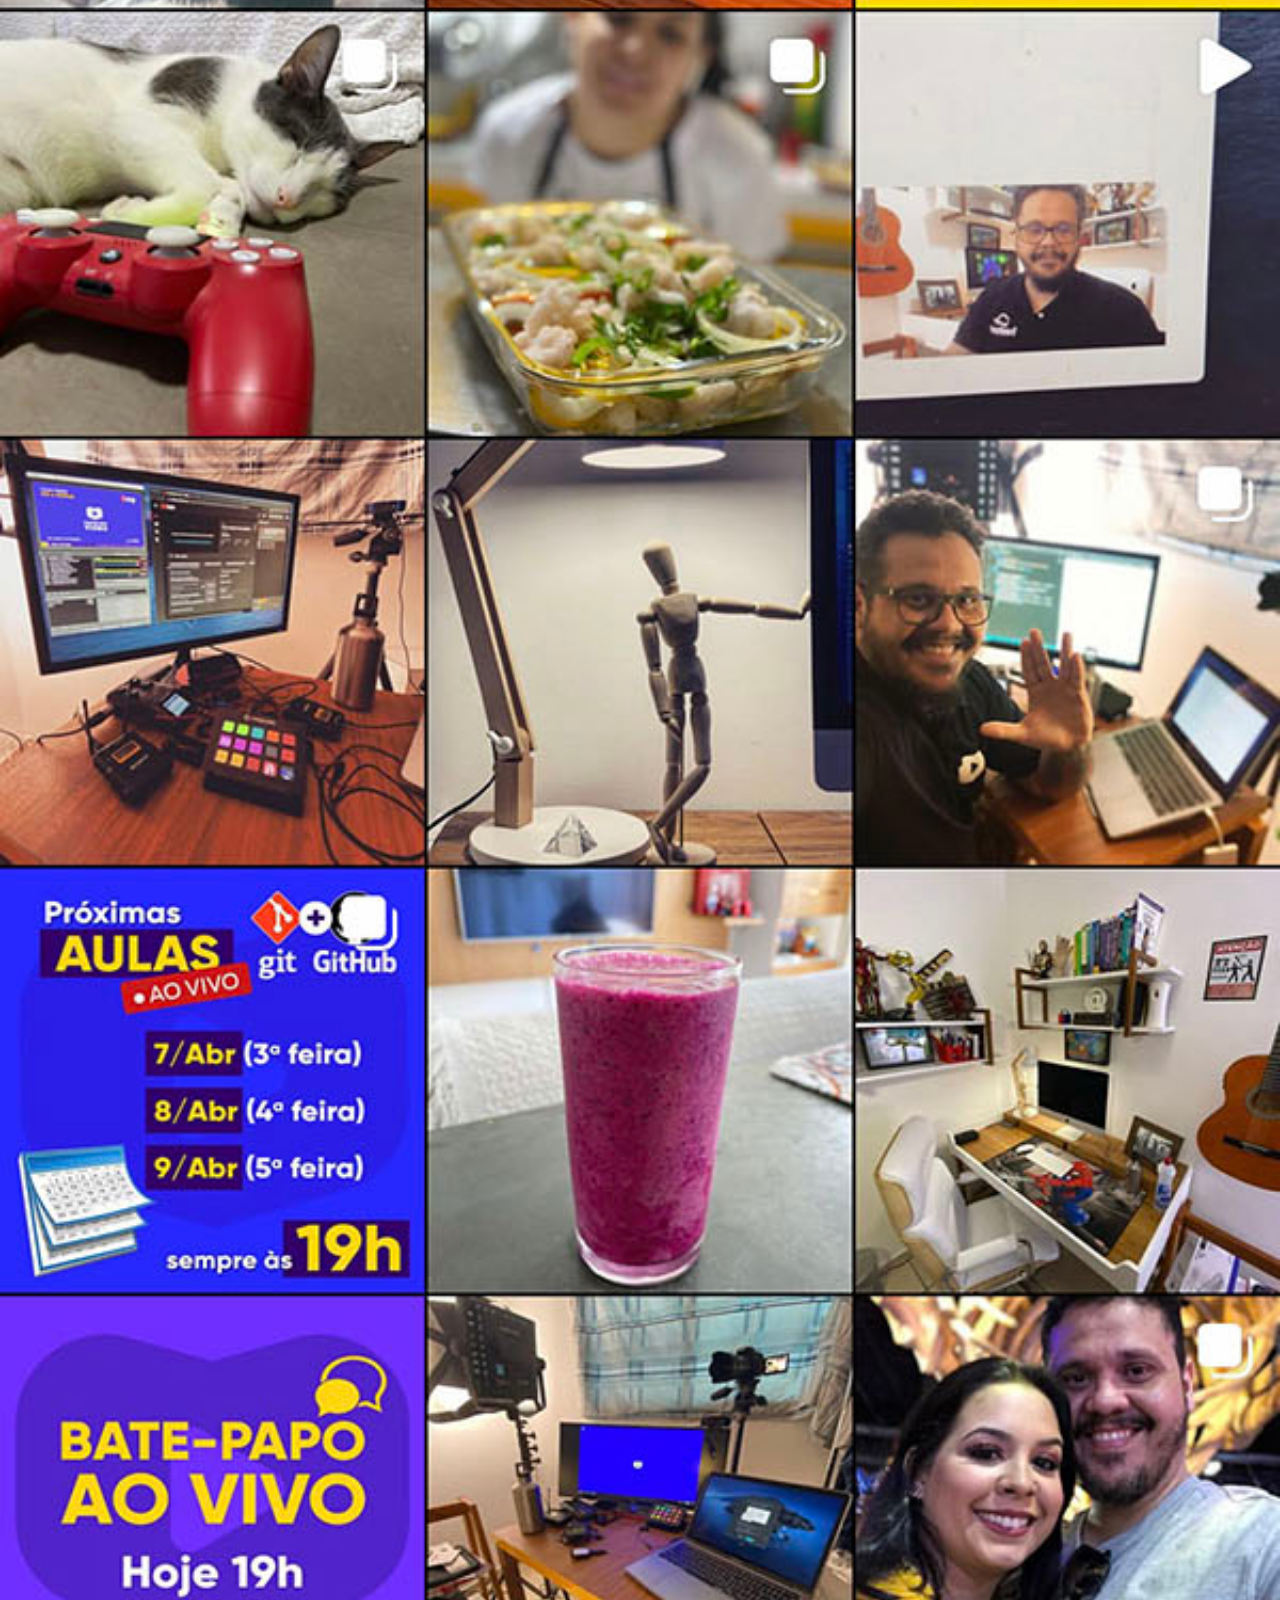
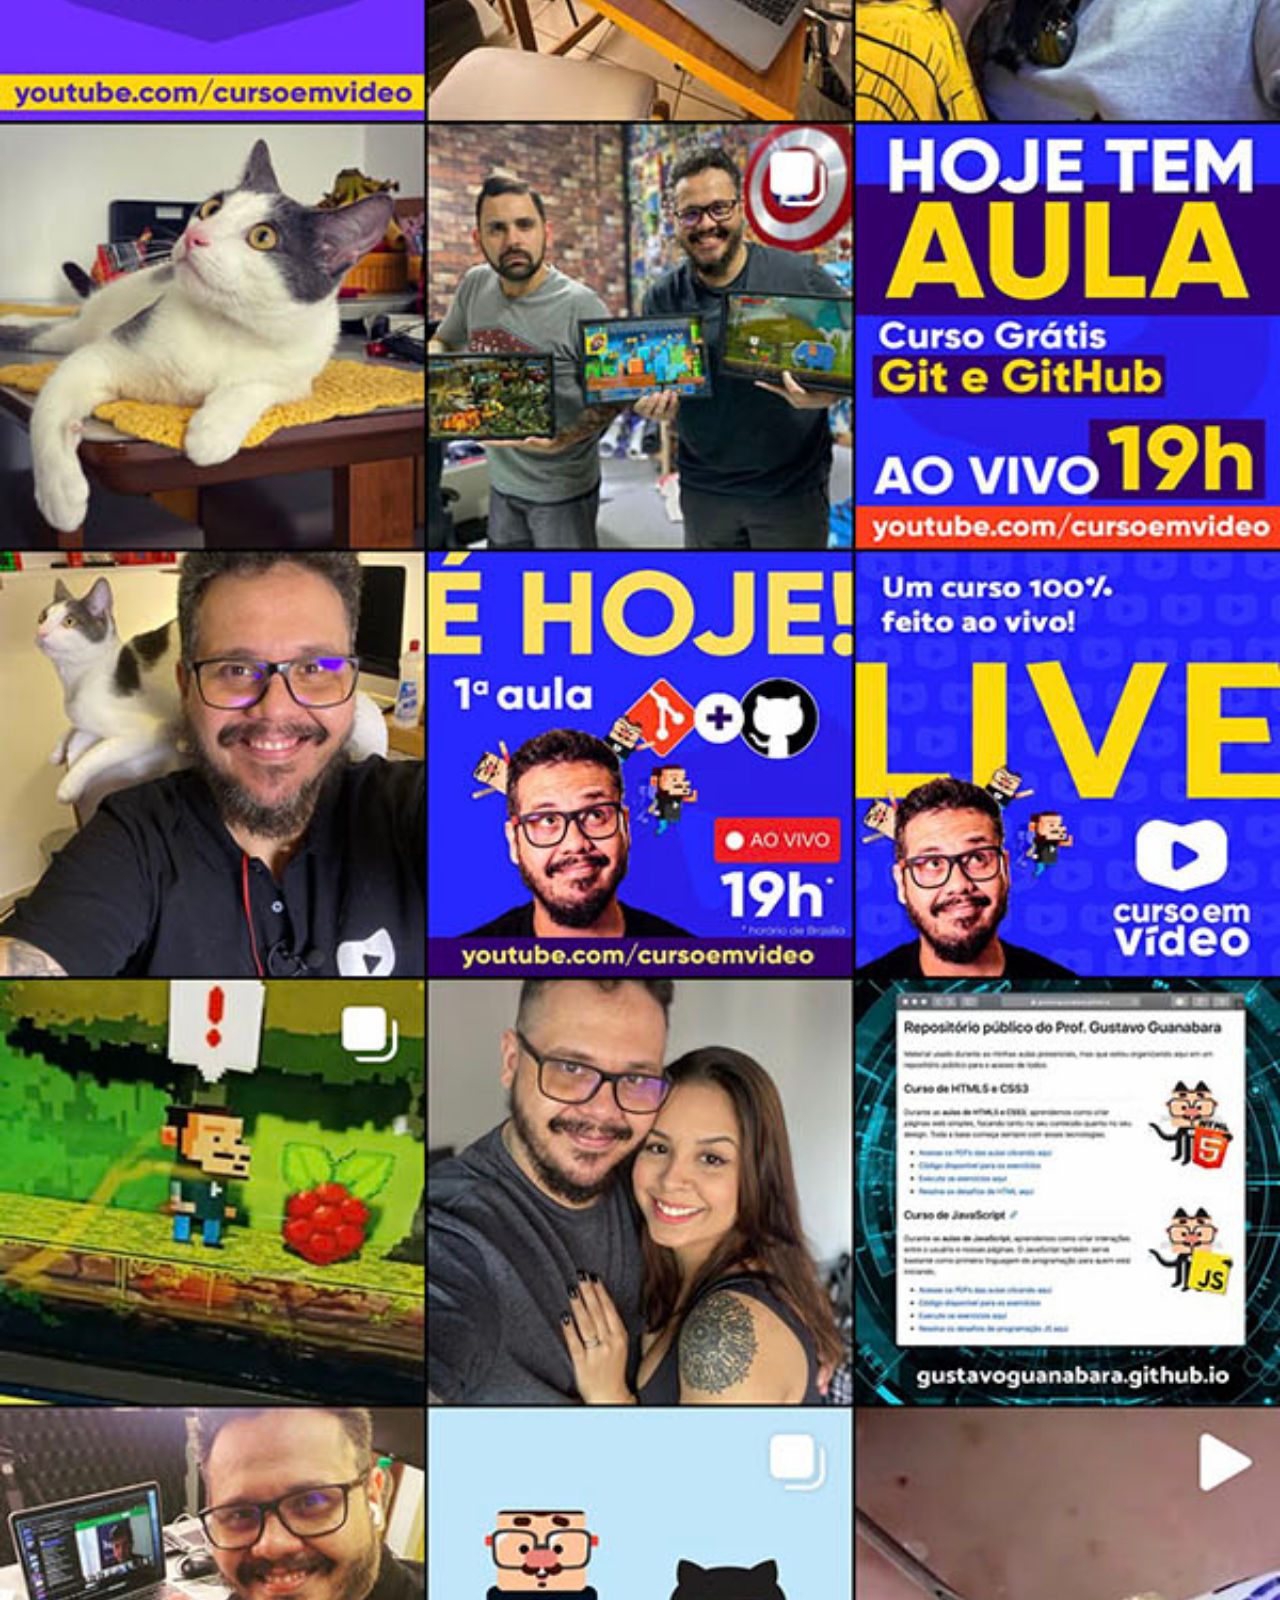
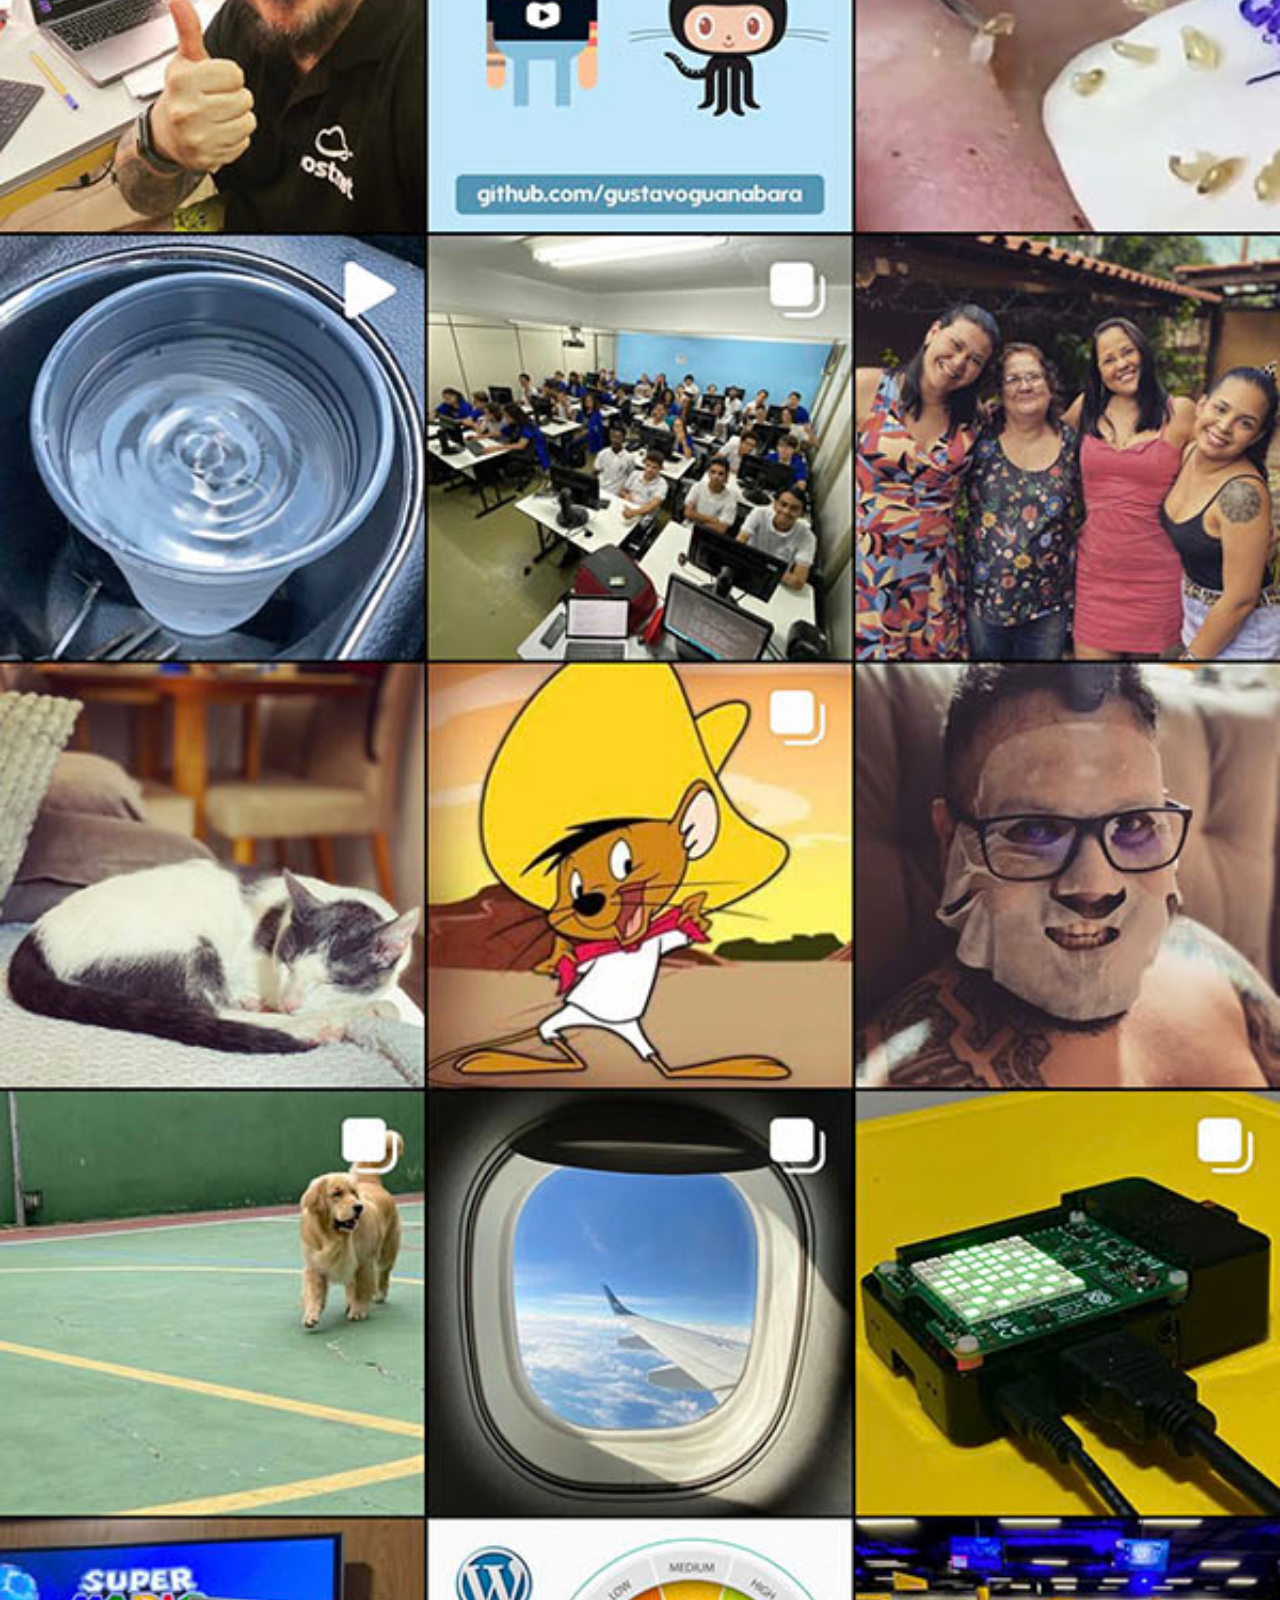
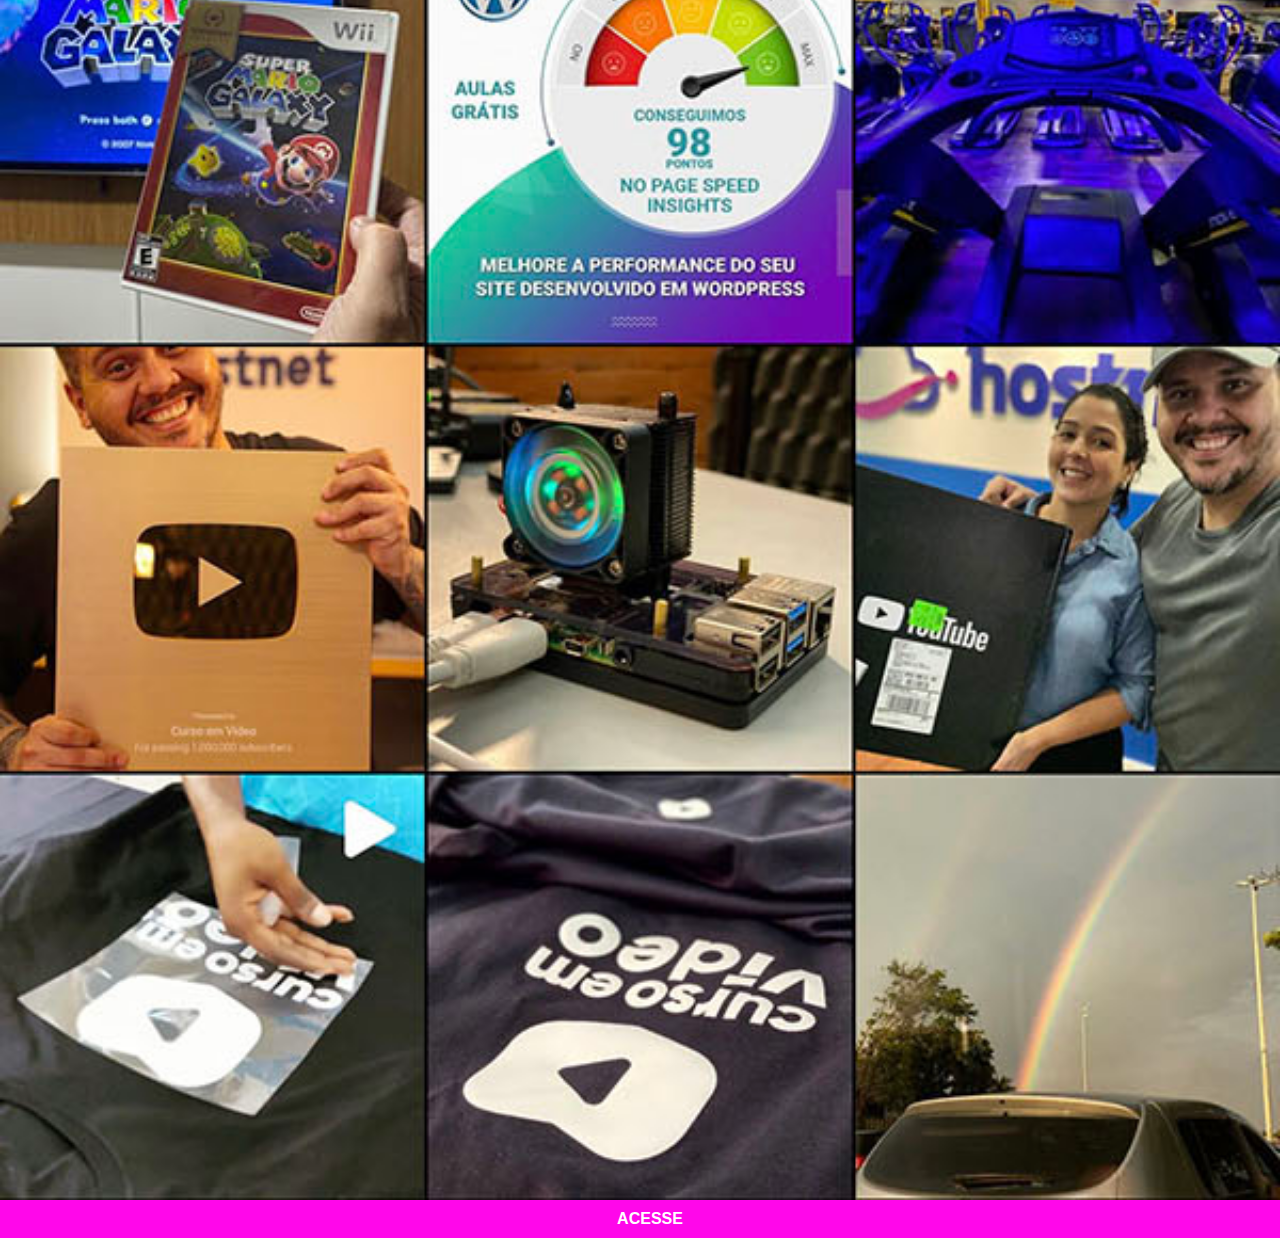
<file: instagram.html>
!<!DOCTYPE html>
<html lang="pt-br">
<head>
    <meta charset="UTF-8">
    <meta http-equiv="X-UA-Compatible" content="IE=edge">
    <meta name="viewport" content="width=device-width, initial-scale=1.0">
    <title>Instagram</title>
    <link rel="stylesheet" href="estilos/social.css">
    <style>
        a {
            background-color: rgb(255, 7, 234);
            color: white;
            font-weight: bolder;
            text-align: center;
            display: block;
            width: 100vw;
            padding: 10px;
            text-decoration: none;
        }

        a:hover {
            background-color: rgb(109, 5, 100);
            transform: translate(-2px, -2px);
            transition: .5s;
        }
    </style>
</head>
<body>
    <img src="imagens/tela-instagram.jpg" alt="instagram">
    <a href="https://www.instagram.com/gustavoguanabara/" target="_blank">ACESSE</a>
</body>
</html>
</file>
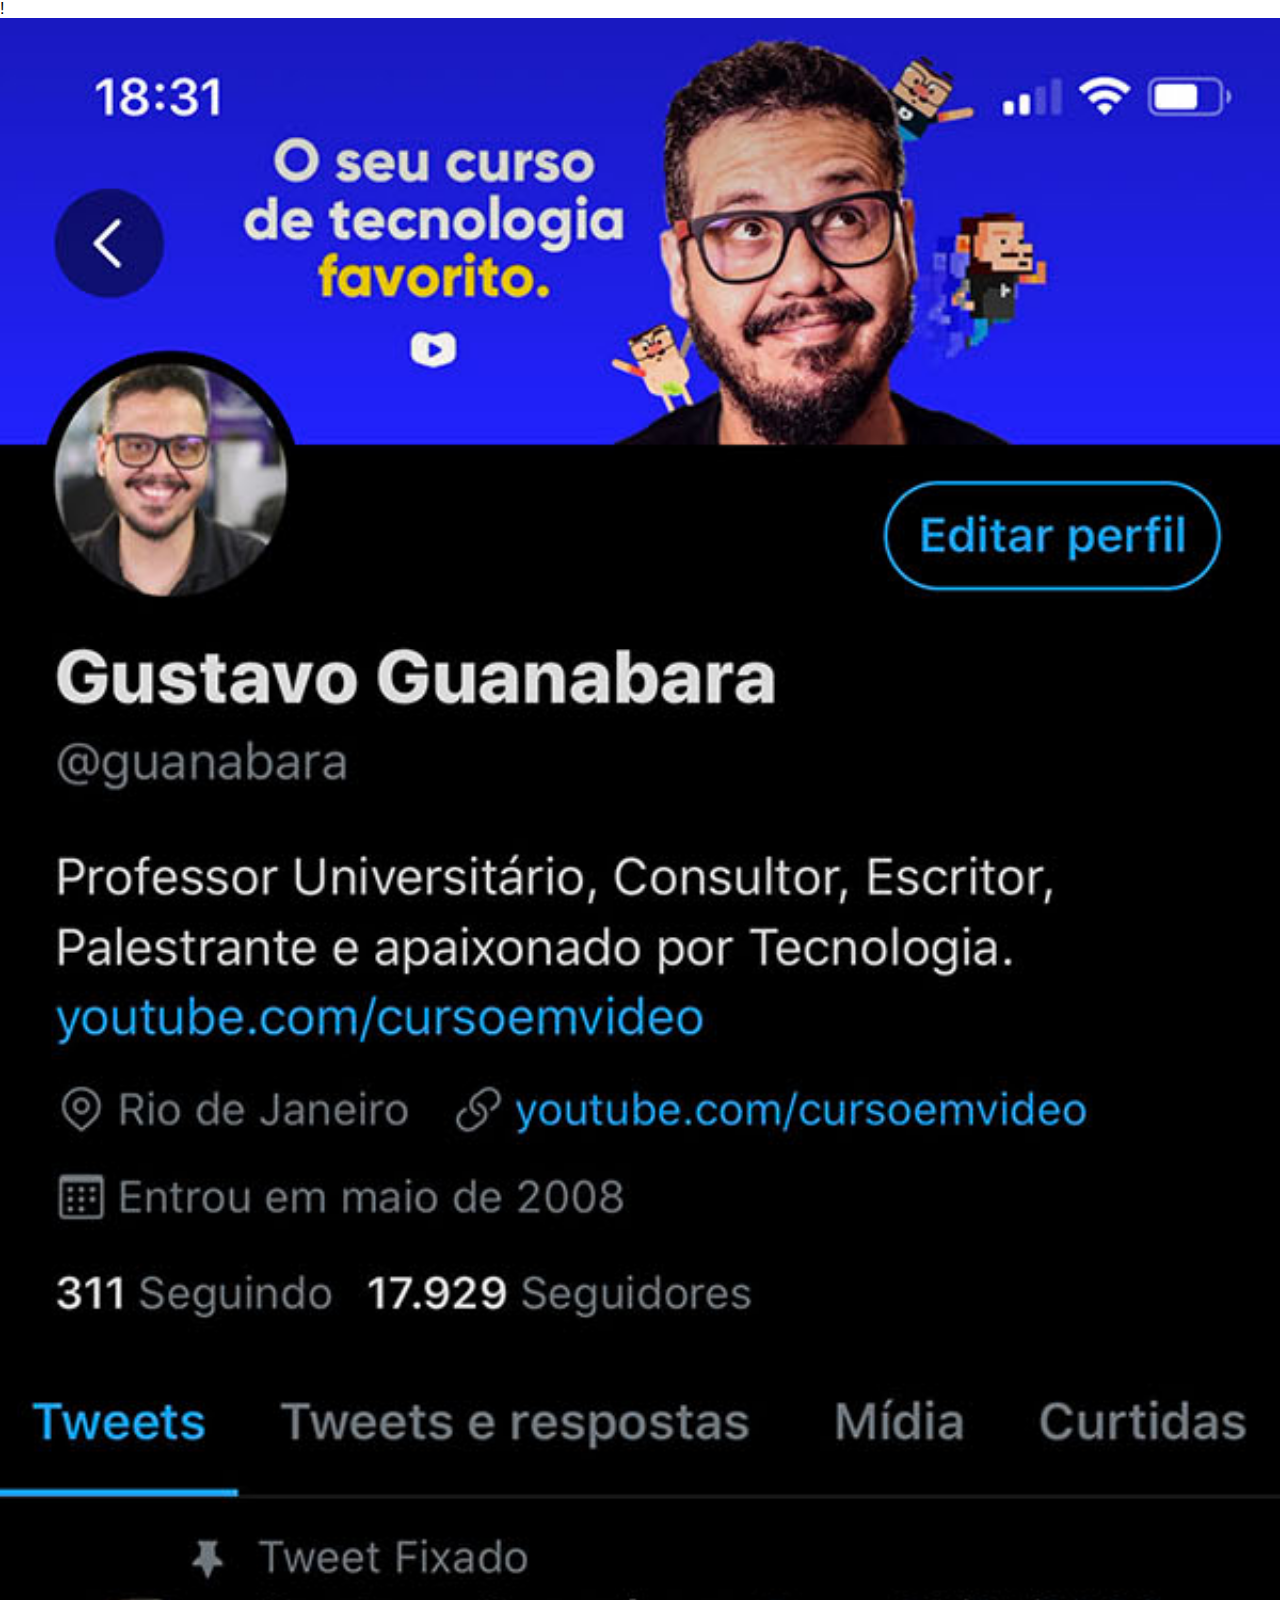
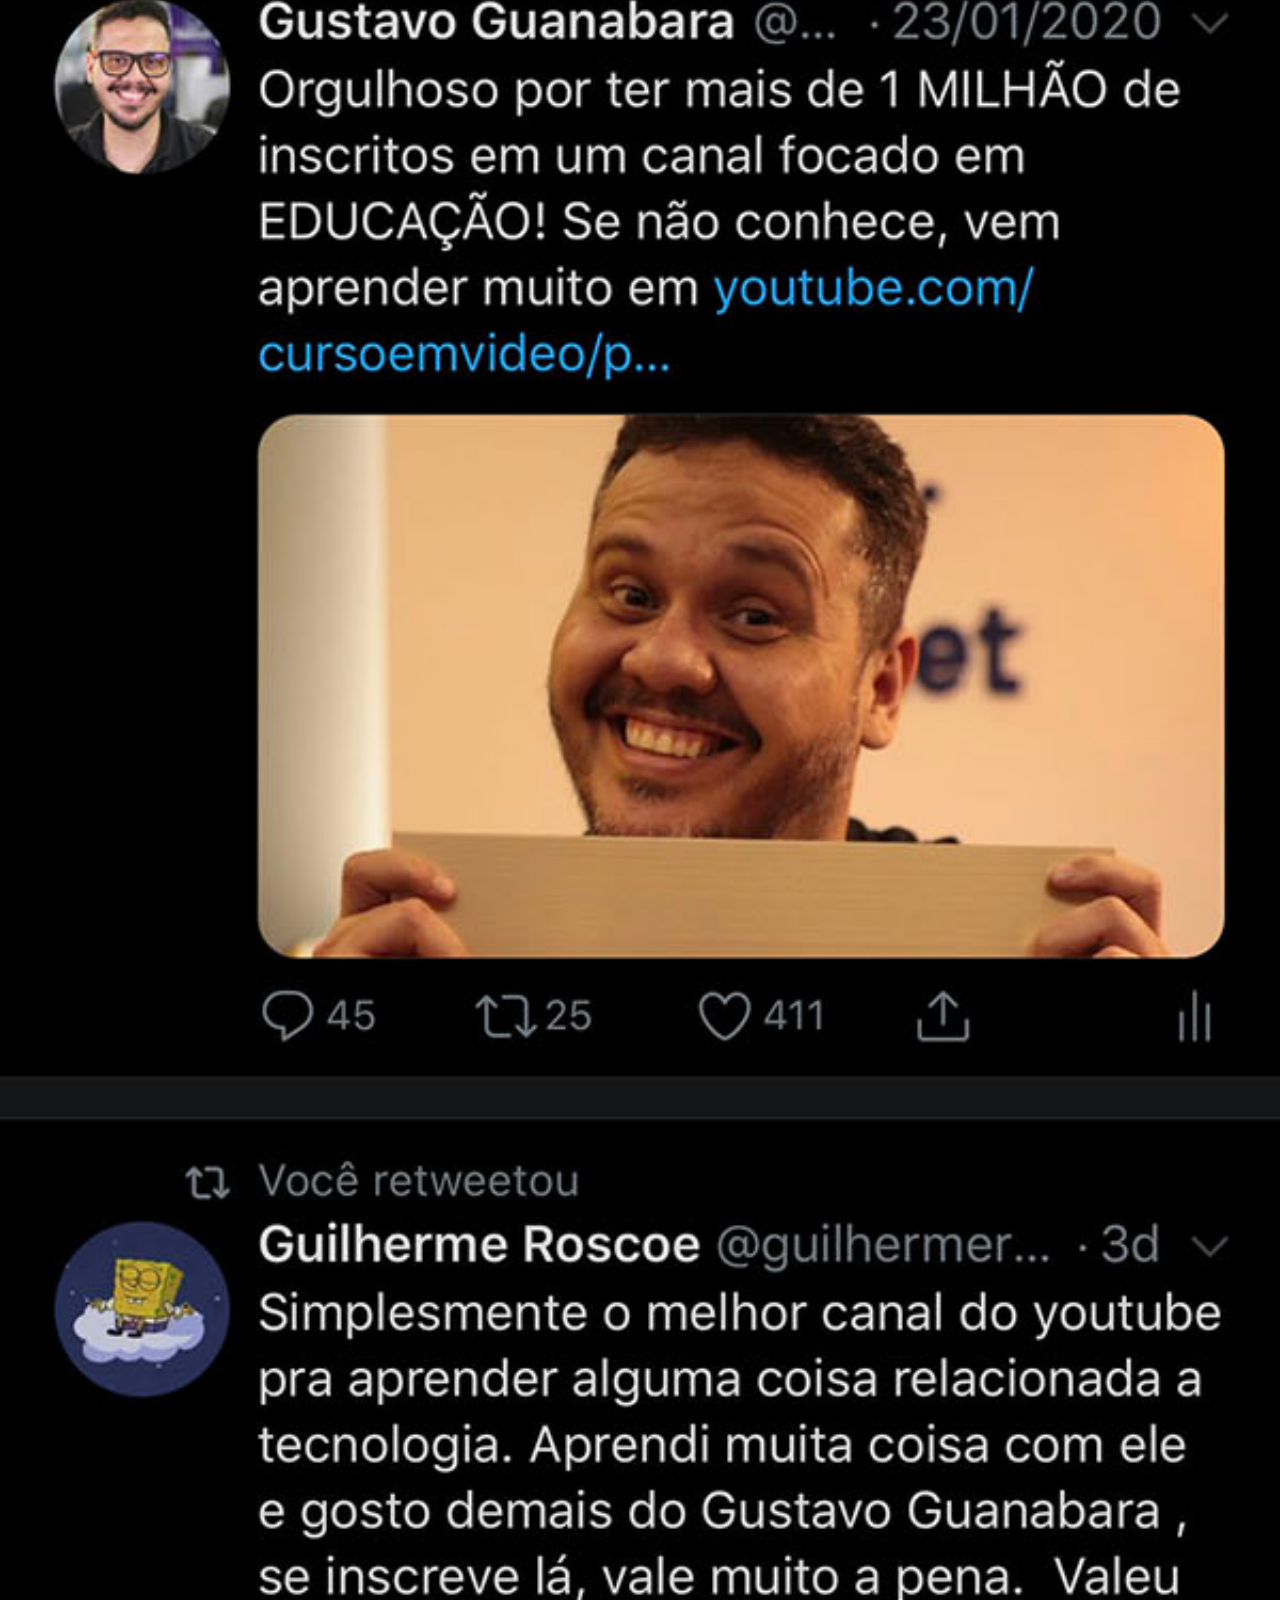
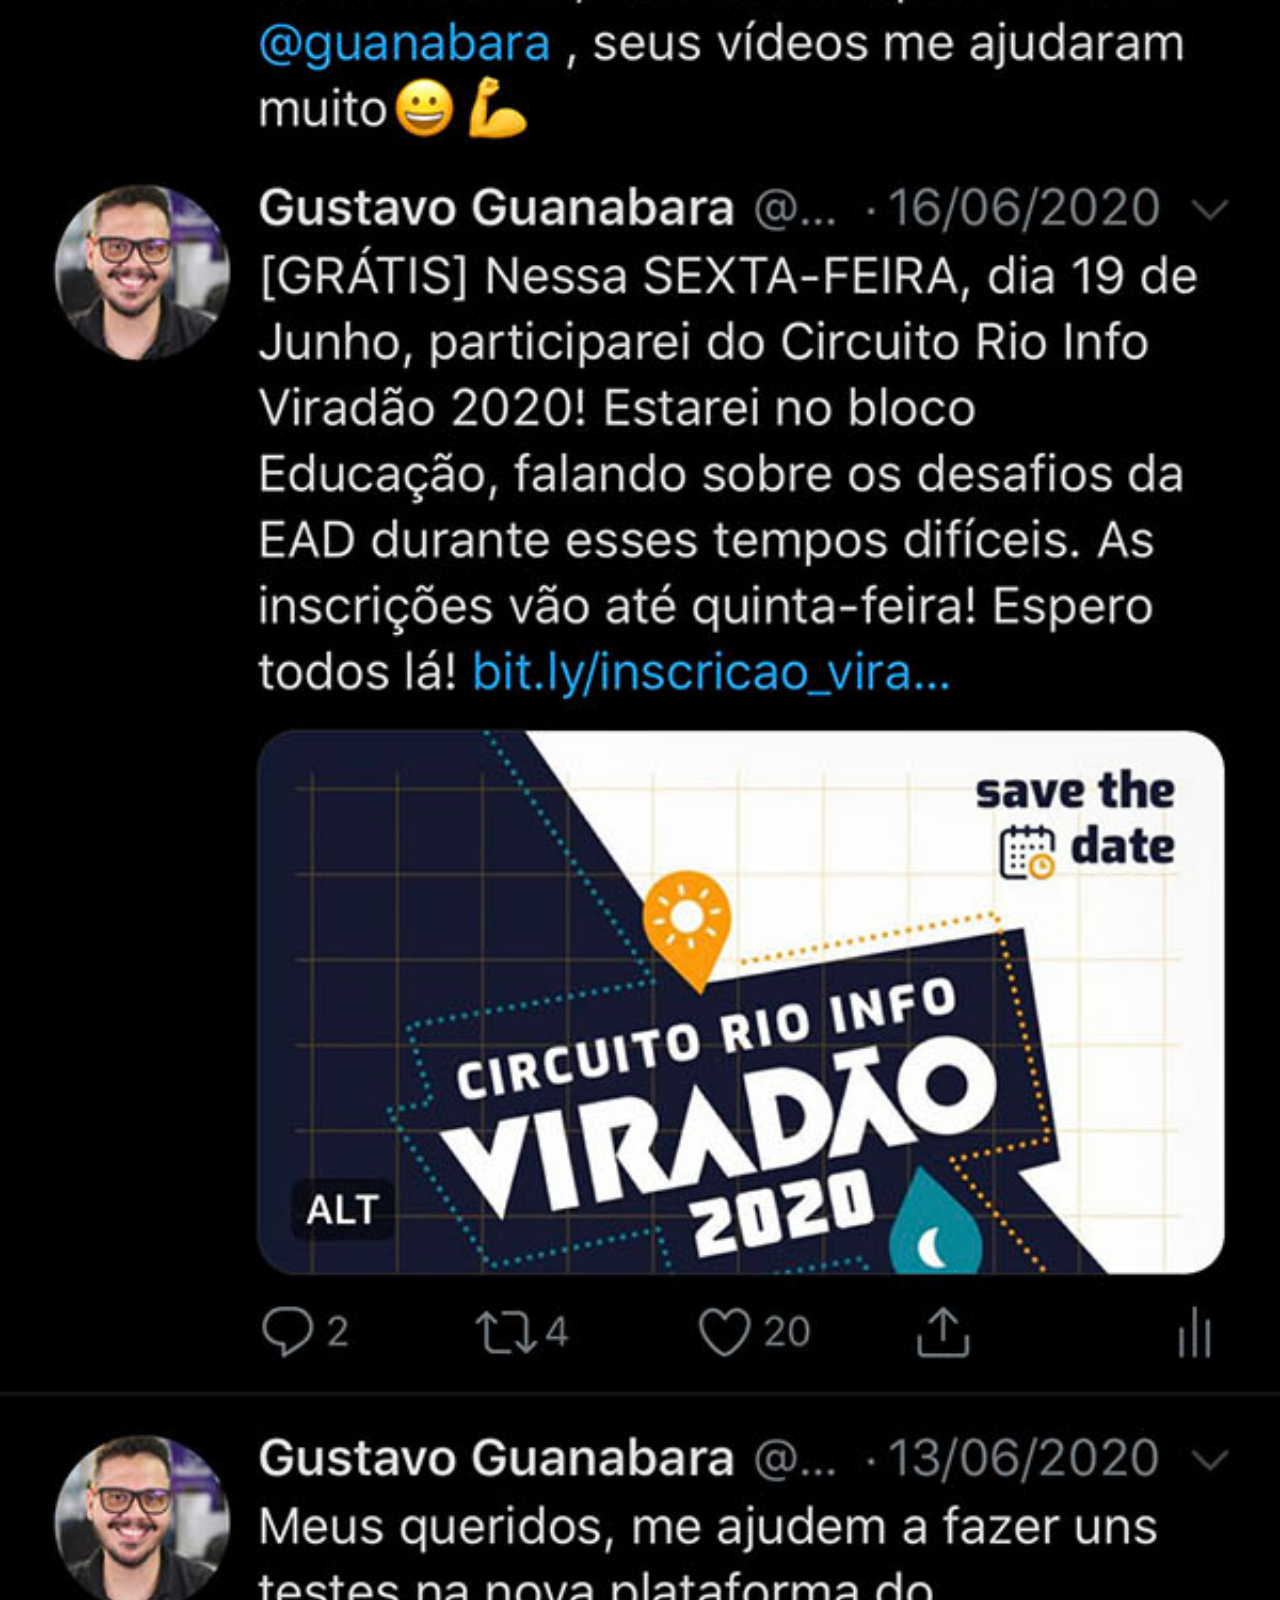
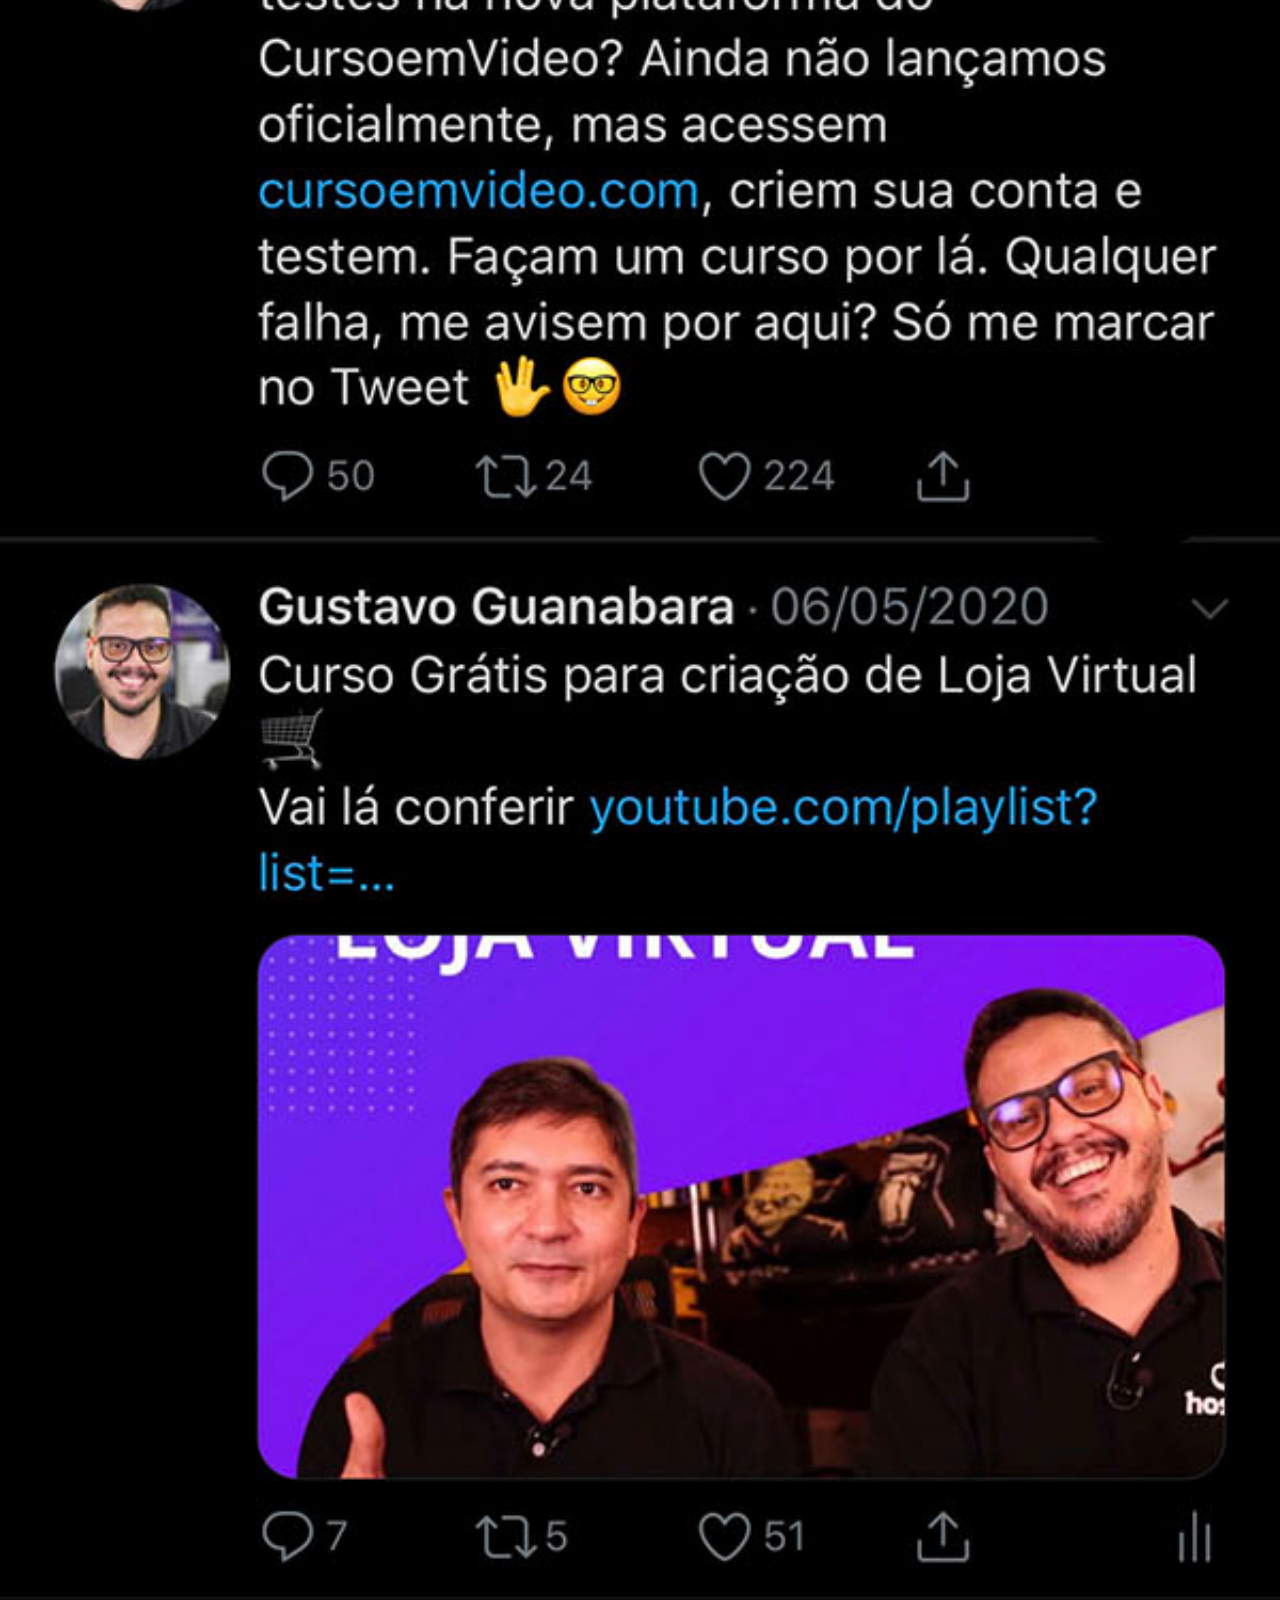
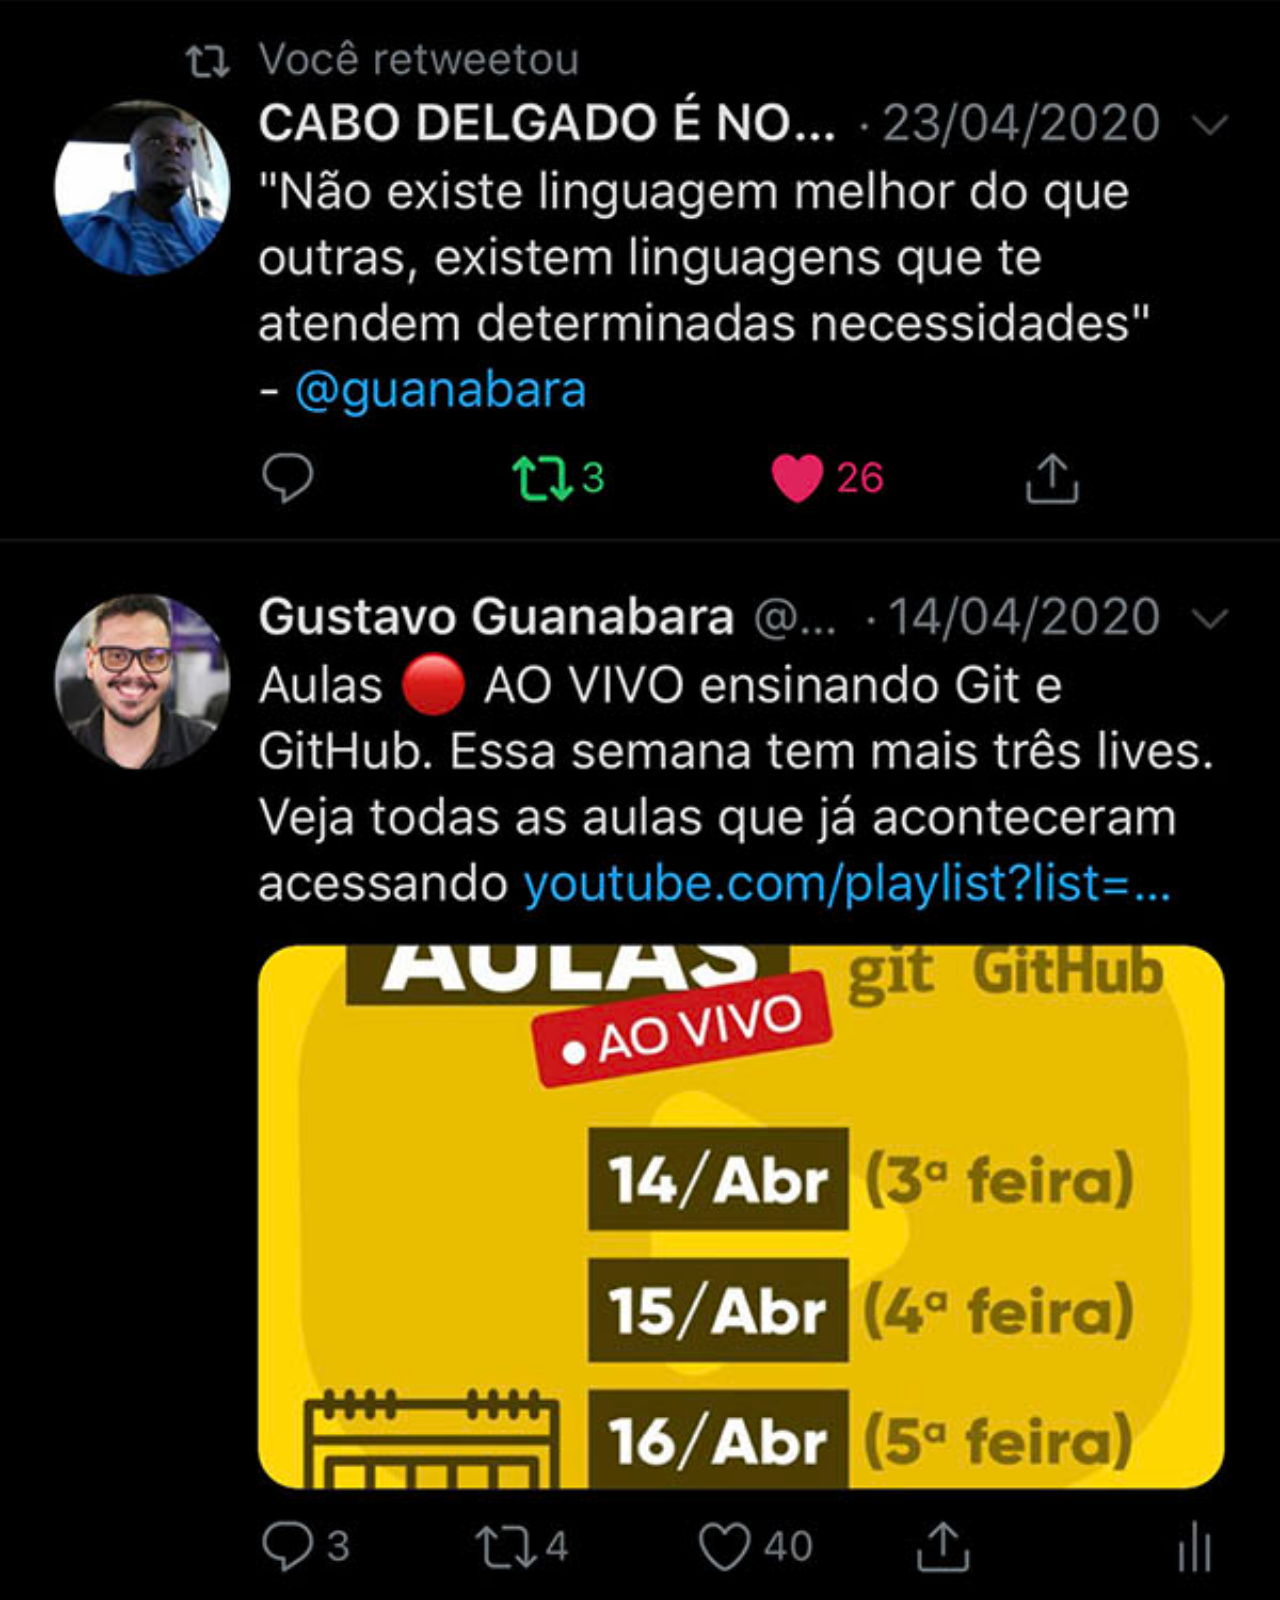
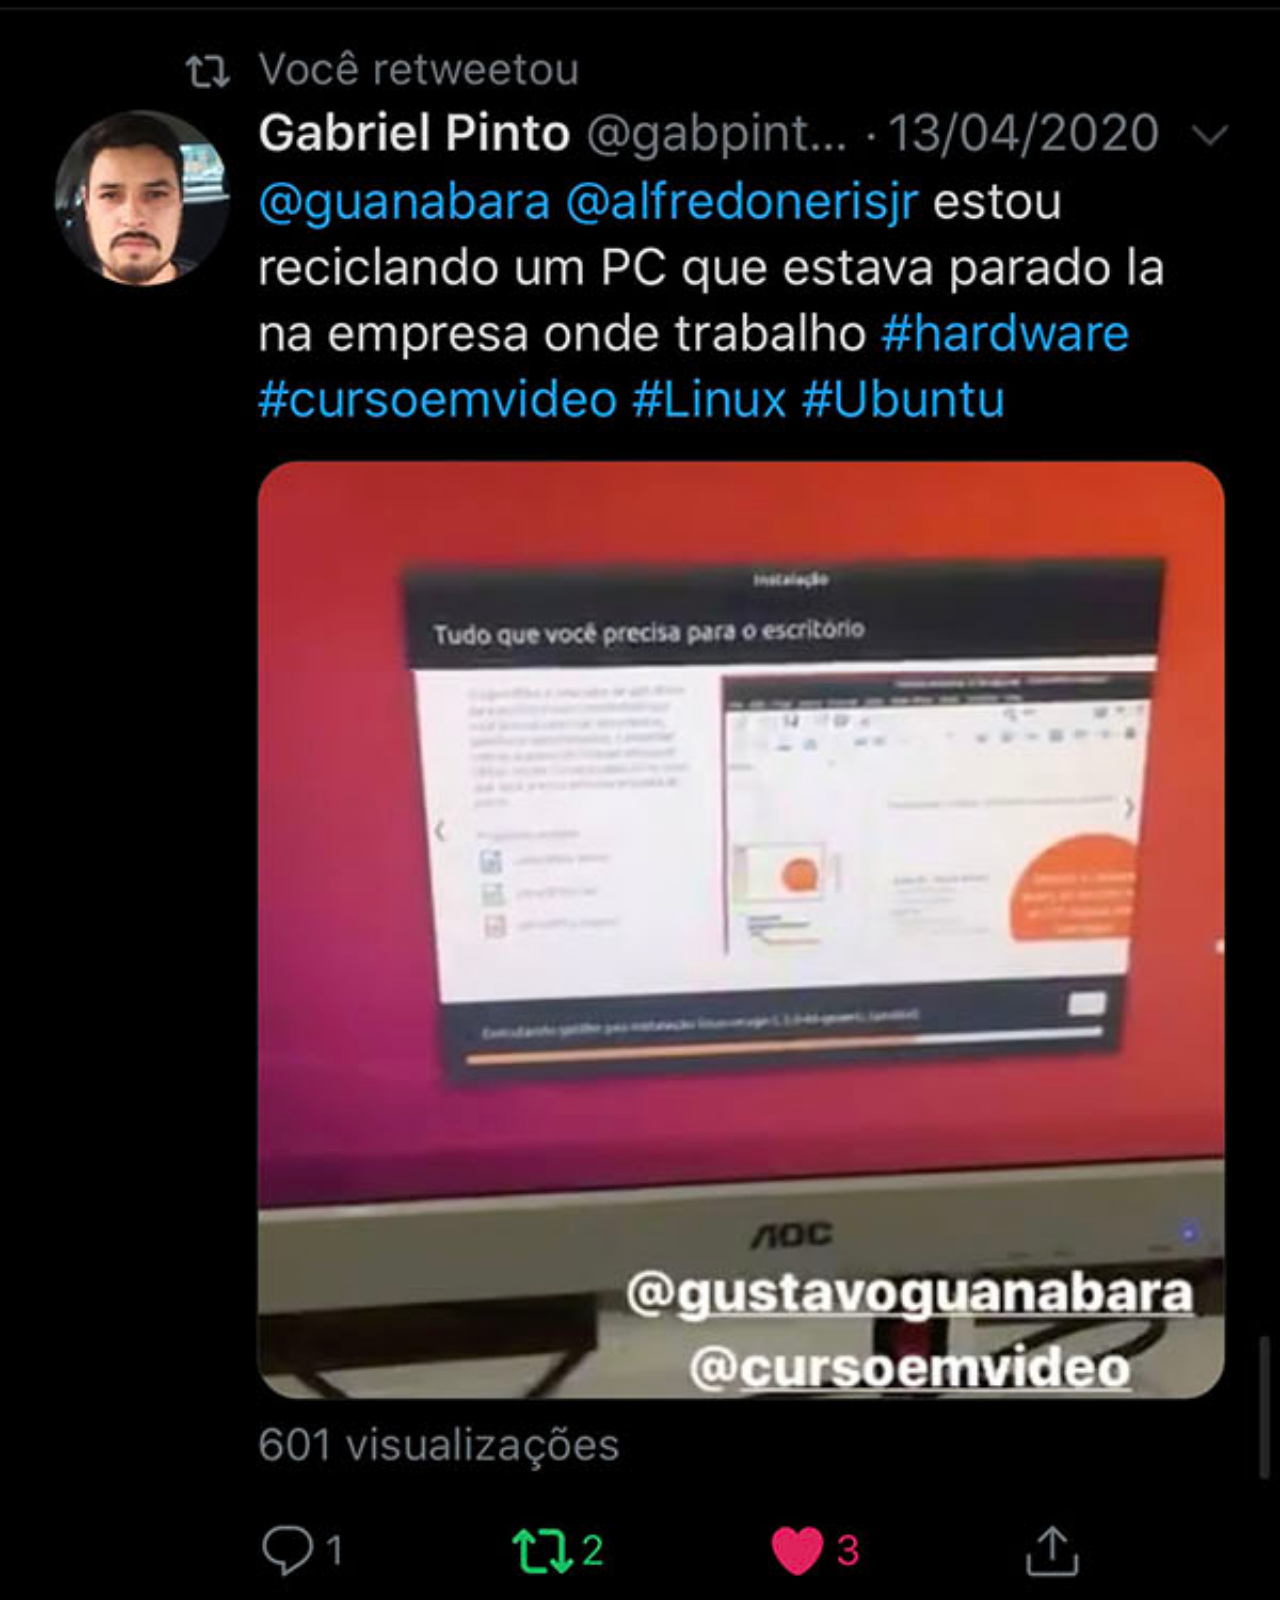
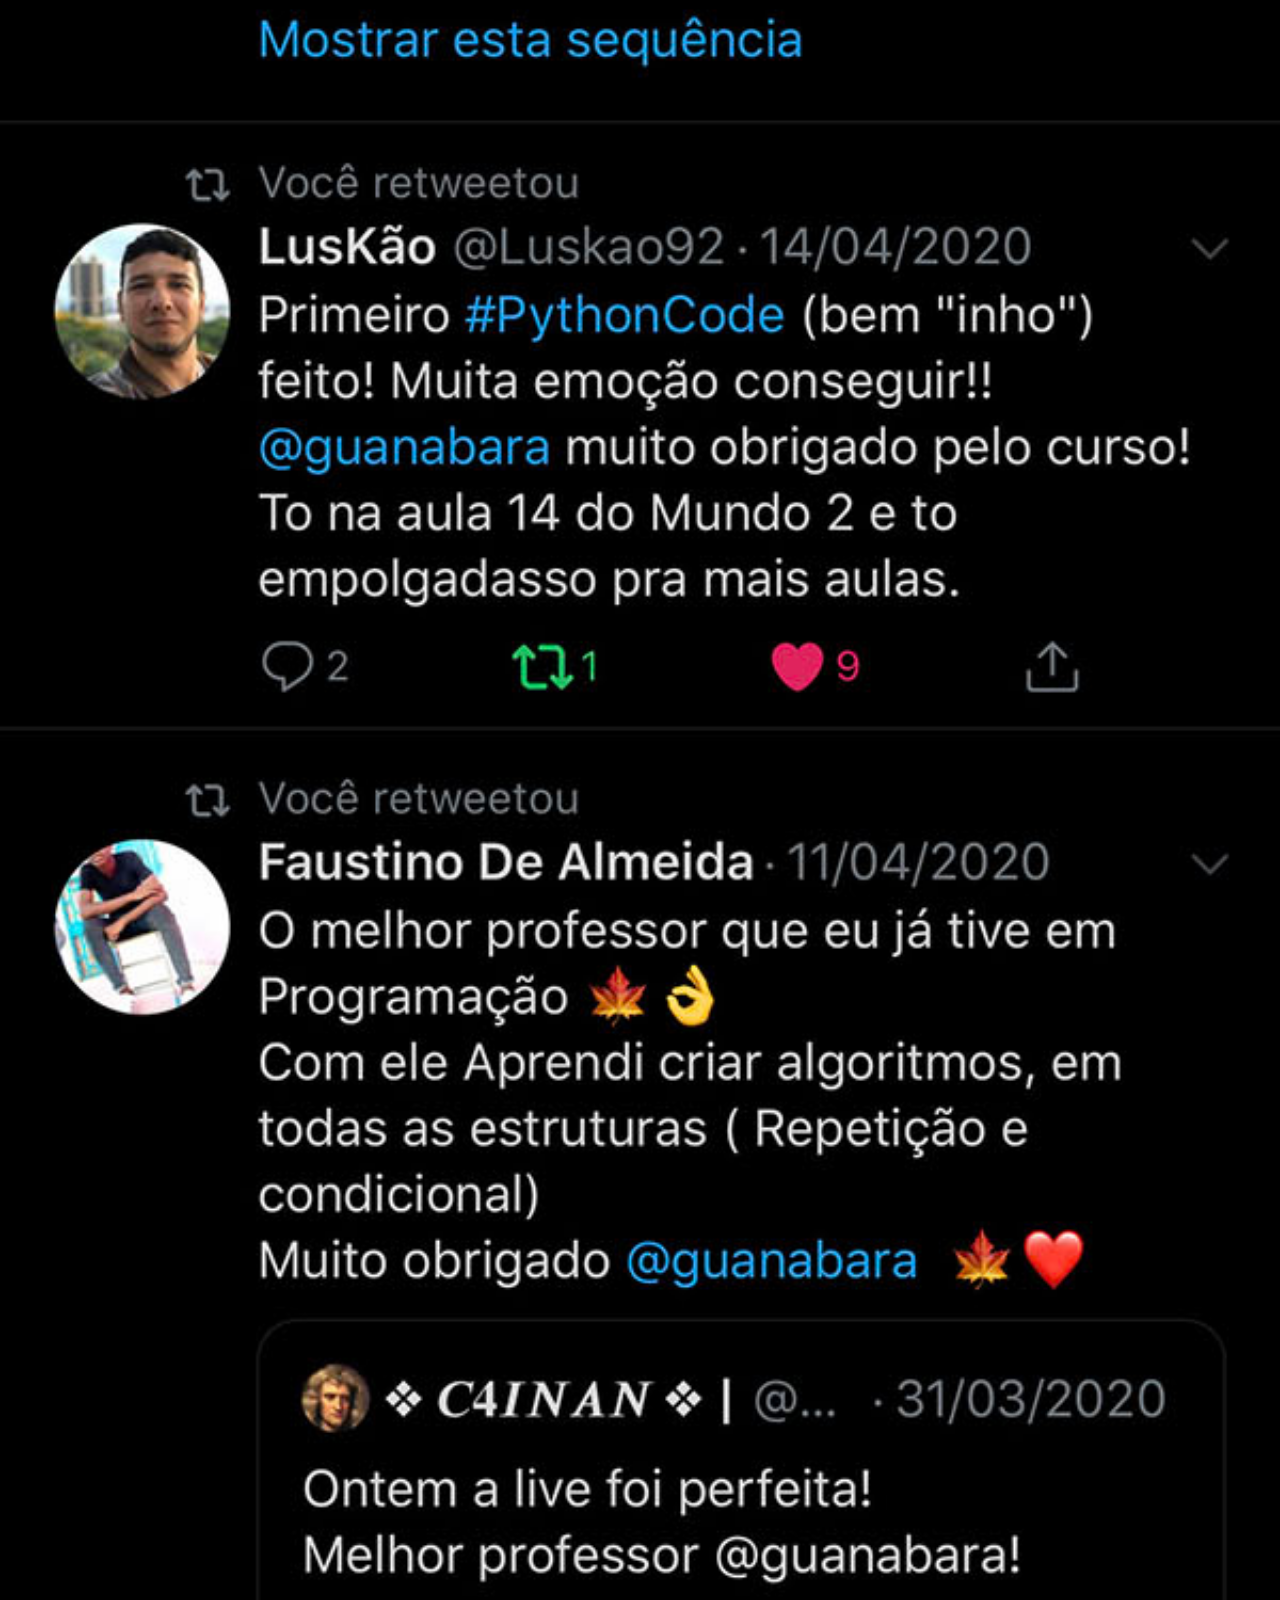
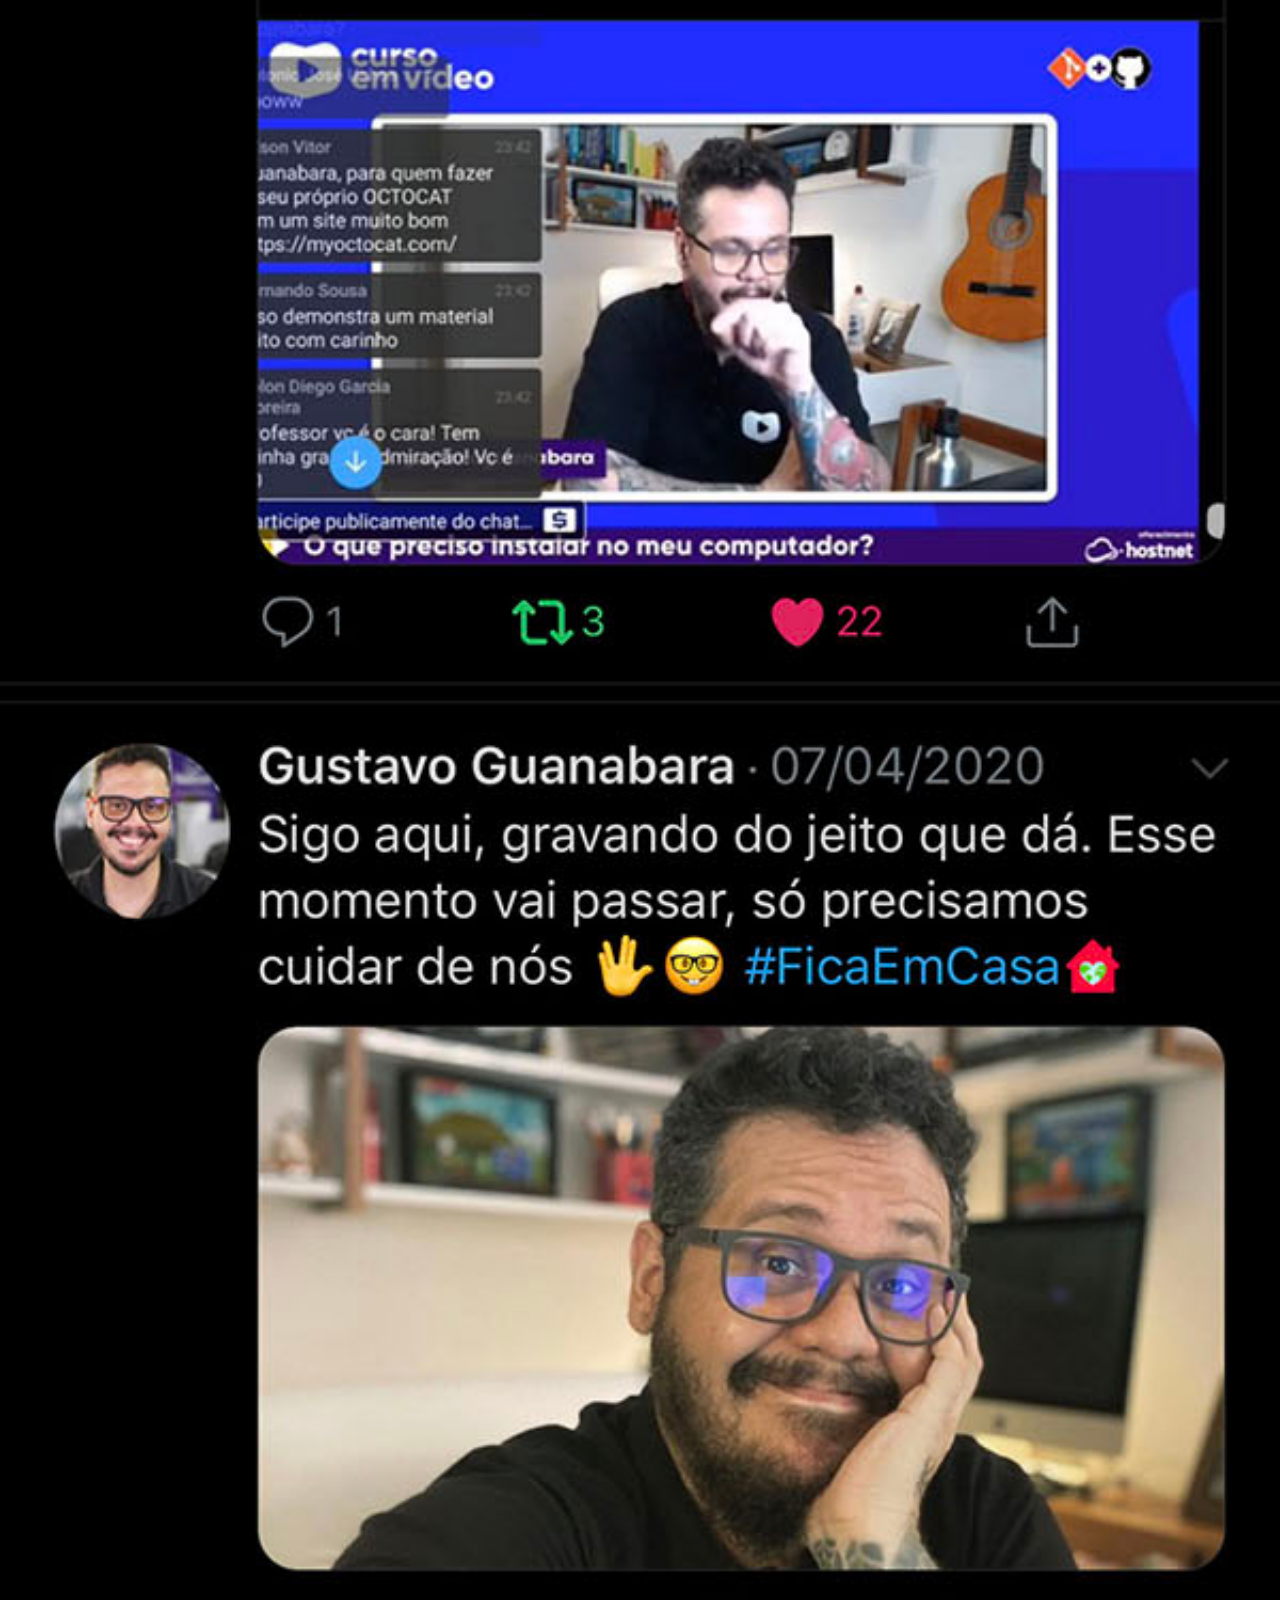
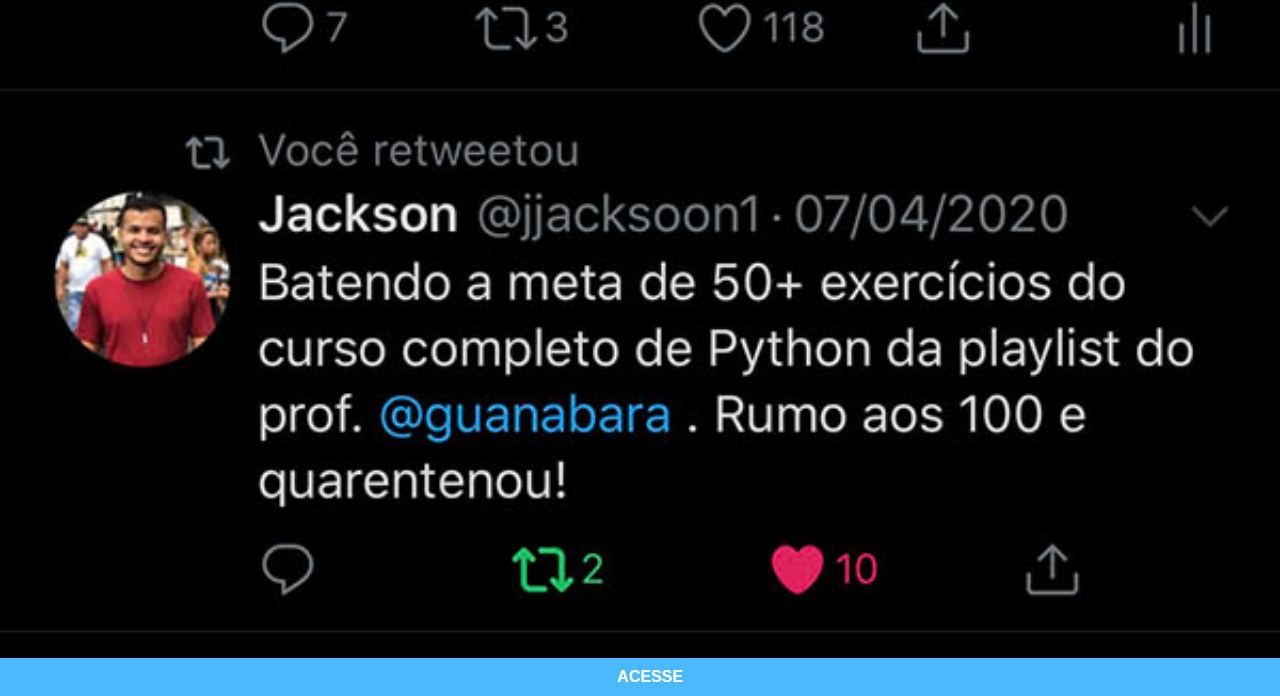
<file: twitter.html>
!<!DOCTYPE html>
<html lang="pt-br">
<head>
    <meta charset="UTF-8">
    <meta http-equiv="X-UA-Compatible" content="IE=edge">
    <meta name="viewport" content="width=device-width, initial-scale=1.0">
    <title>Twitter</title>
    <link rel="stylesheet" href="estilos/social.css">
    <style>
        a {
            background-color: rgb(75, 185, 253);
            color: white;
            font-weight: bolder;
            text-align: center;
            display: block;
            width: 100vw;
            padding: 10px;
            text-decoration: none;
        }

        a:hover {
            background-color: rgb(9, 74, 114);
            transform: translate(-2px, -2px);
            transition: .5s;
        }
    </style>
</head>
<body>
    <img src="imagens/tela-twitter.jpg" alt="twitter">
    <a href="https://twitter.com/guanabara?ref_src=twsrc%5Egoogle%7Ctwcamp%5Eserp%7Ctwgr%5Eauthor" target="_blank">ACESSE</a>
</body>
</html>
</file>
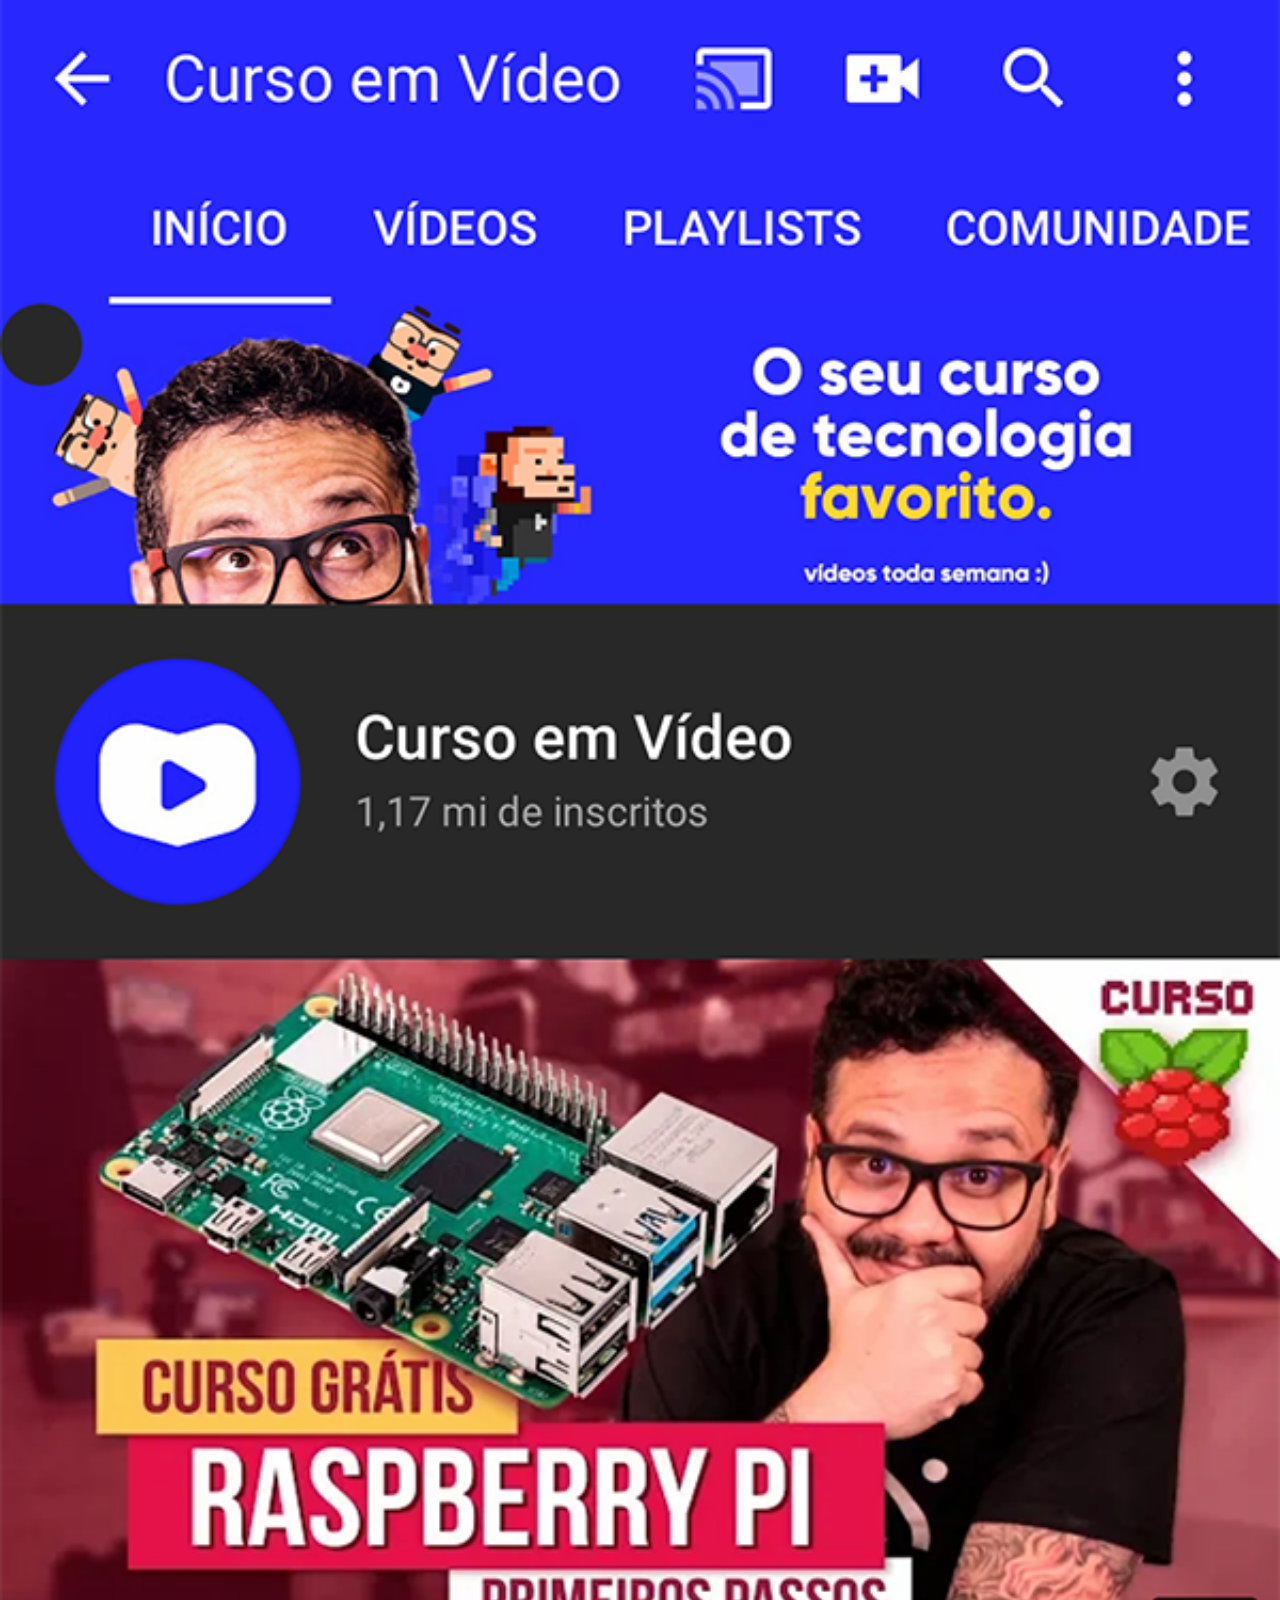
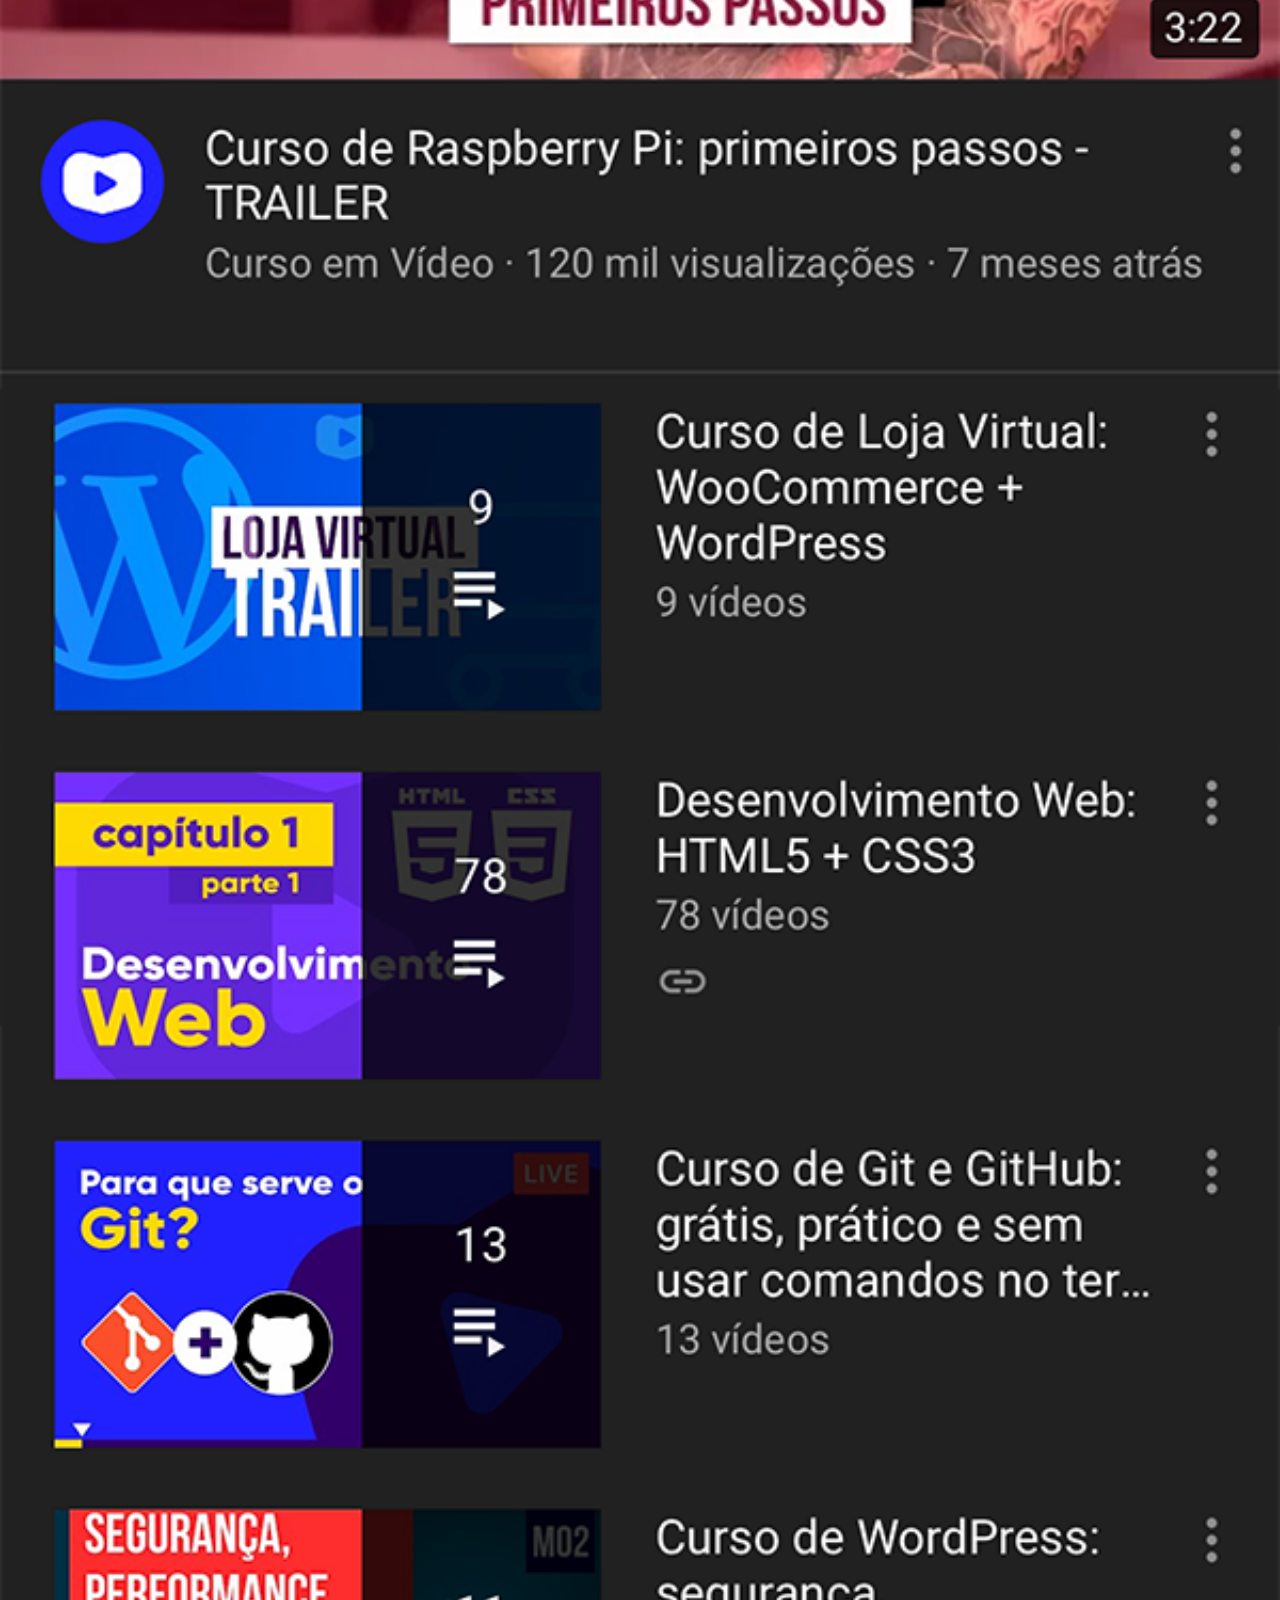
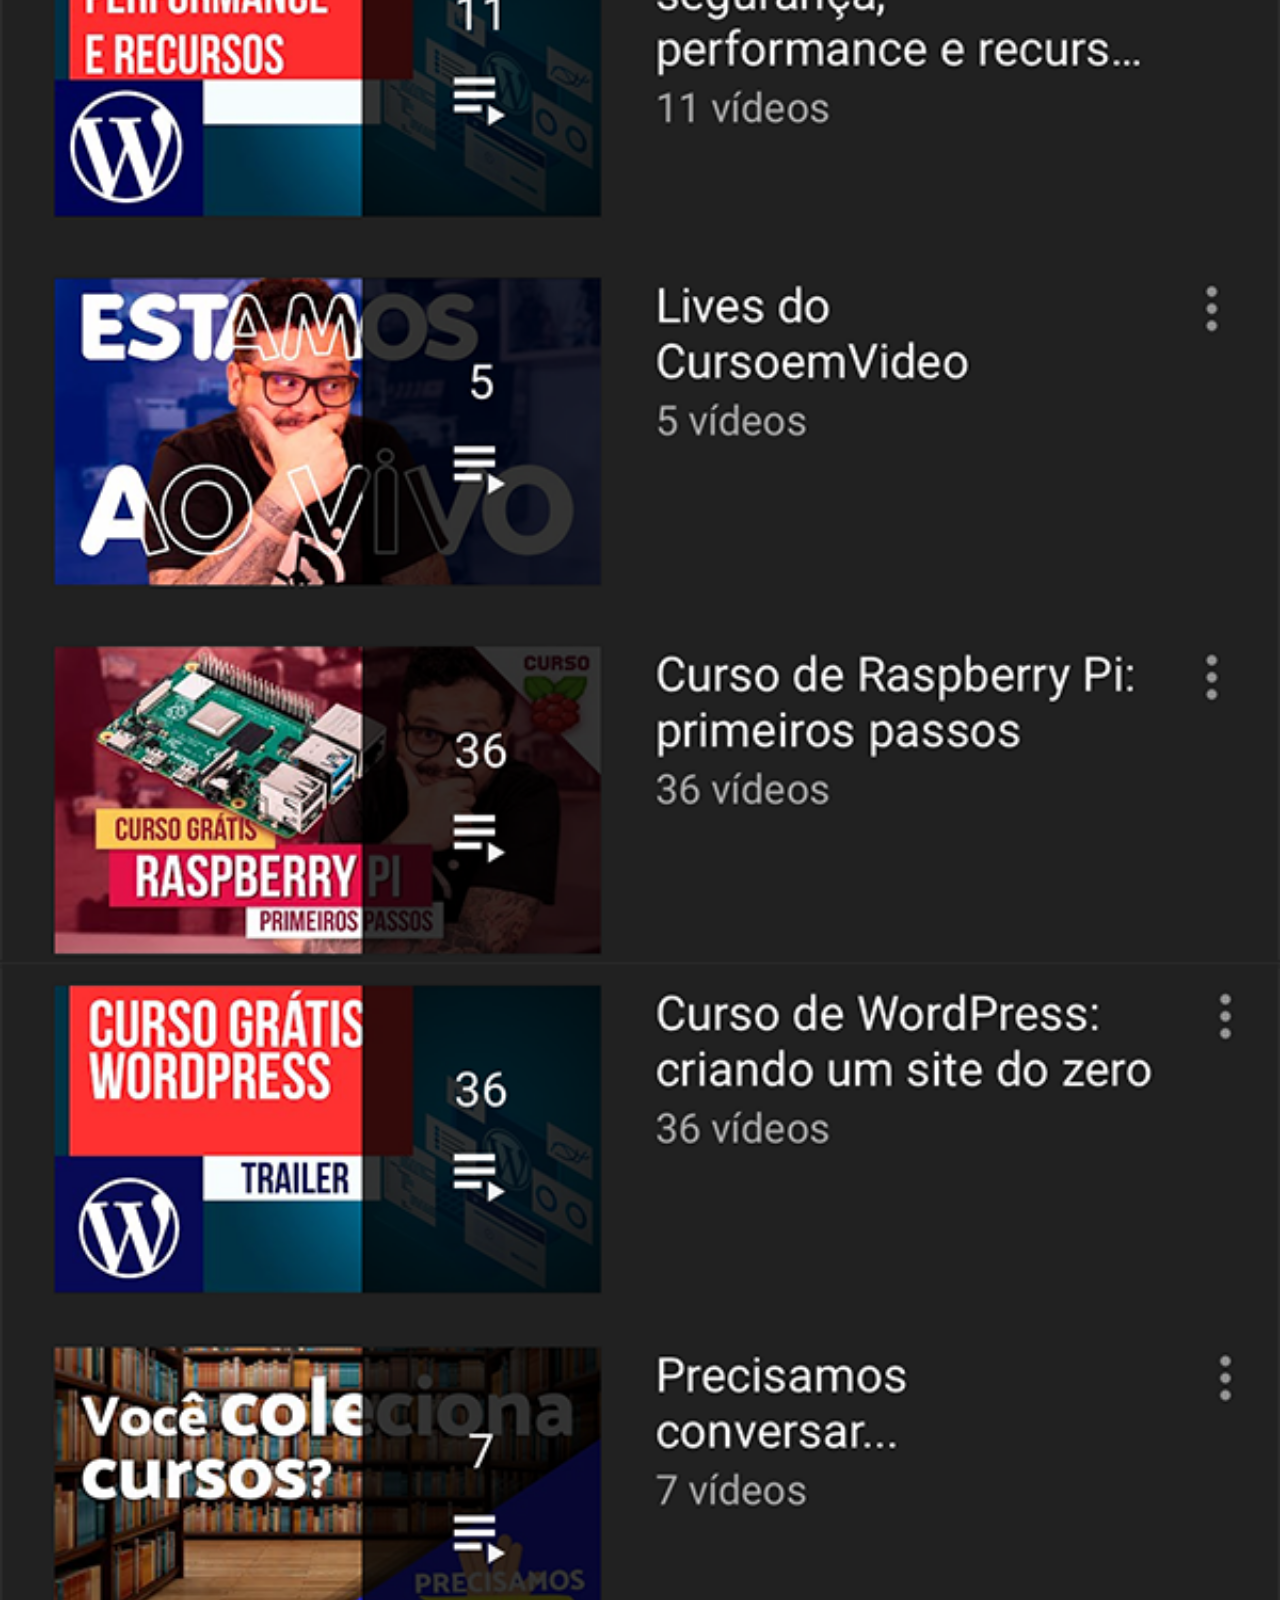
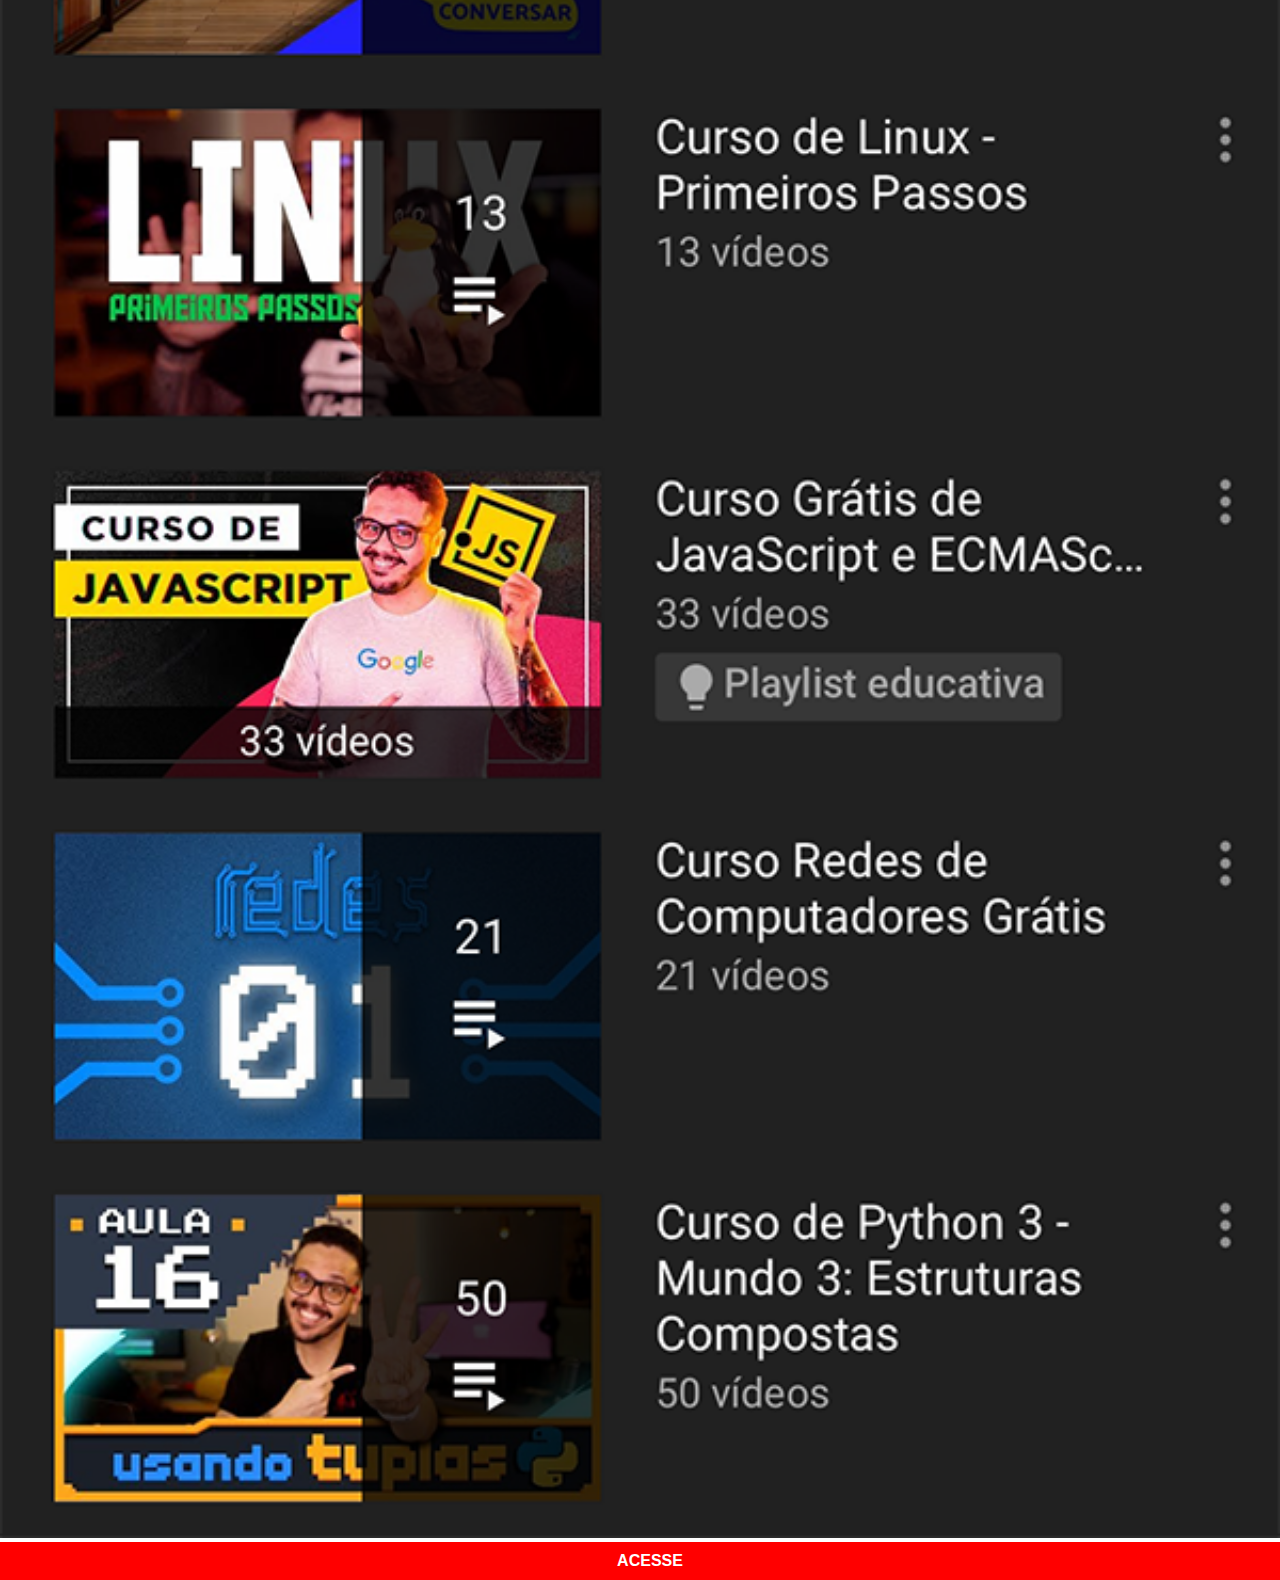
<file: youtube.html>
<!DOCTYPE html>
<html lang="pt-br">
<head>
    <meta charset="UTF-8">
    <meta http-equiv="X-UA-Compatible" content="IE=edge">
    <meta name="viewport" content="width=device-width, initial-scale=1.0">
    <title>Youtube</title>
    <link rel="stylesheet" href="estilos/social.css">
    <style>
        a {
        background-color: red;
        color: white;
        font-weight: bolder;
        text-align: center;
        display: block;
        width: 100vw;
        padding: 10px;
        text-decoration: none;
        }

        a:hover {
        background-color: rgb(124, 0, 0);
        transform: translate(-2px, -2px);
        transition: .5s;
        }
    </style>
</head>
<body>
    <img src="imagens/tela-youtube.png" alt="youtube">
    <a href="https://www.youtube.com/@CursoemVideo" target="_blank">ACESSE</a>
</body>
</html>
</file>
<file: estilos/style.css>
@charset "UTF-8";

* {
    margin: 0;
    padding: 0;
}

html, body {
    width: 100vw;
    height: 100vh;
    background-color: black;
}

body {
    background-image: url('../imagens/fundo.jpg');
    background-position: center;
    background-repeat: no-repeat;
    background-size: cover;
    background-attachment: fixed;
}

main {
    position: relative;
    height: 100vh;
}

section#telefone {
    position: absolute;
    top: 50%;
    left: 50%;
    transform: translate(-50%, -50%);

    height: 625px;
    width: 308px;
    background-image: url('../imagens/frame-iphone.png');
}

iframe#tela {
    position: relative;
    top: 80px;
    left: 22px;
    width: 264px;
    height: 471px;
}

section#redes-sociais {
    text-align: right;
}

section#redes-sociais img {
    width: 50px;
    margin: 10px;
    border-radius: 50%;
    box-shadow: 2px 2px 5px black;
    box-sizing: border-box;
}

section#redes-sociais img:hover {
    border: 2px solid rgba(255, 255, 255, 0.616);
    transform: translate(-3px, -3px);
    box-shadow: 5px 5px 10px black;
    transition: transform .4s, border .5s;
}
</file>
<file: estilos/social.css>
@charset "UTF-8";

* {
    margin: 0;
    padding: 0;
    font-family: Arial, Helvetica, sans-serif;
}

::-webkit-scrollbar {
    width: 0;
    height: 0;
}

img {
    width: 100vw;
}
</file>
